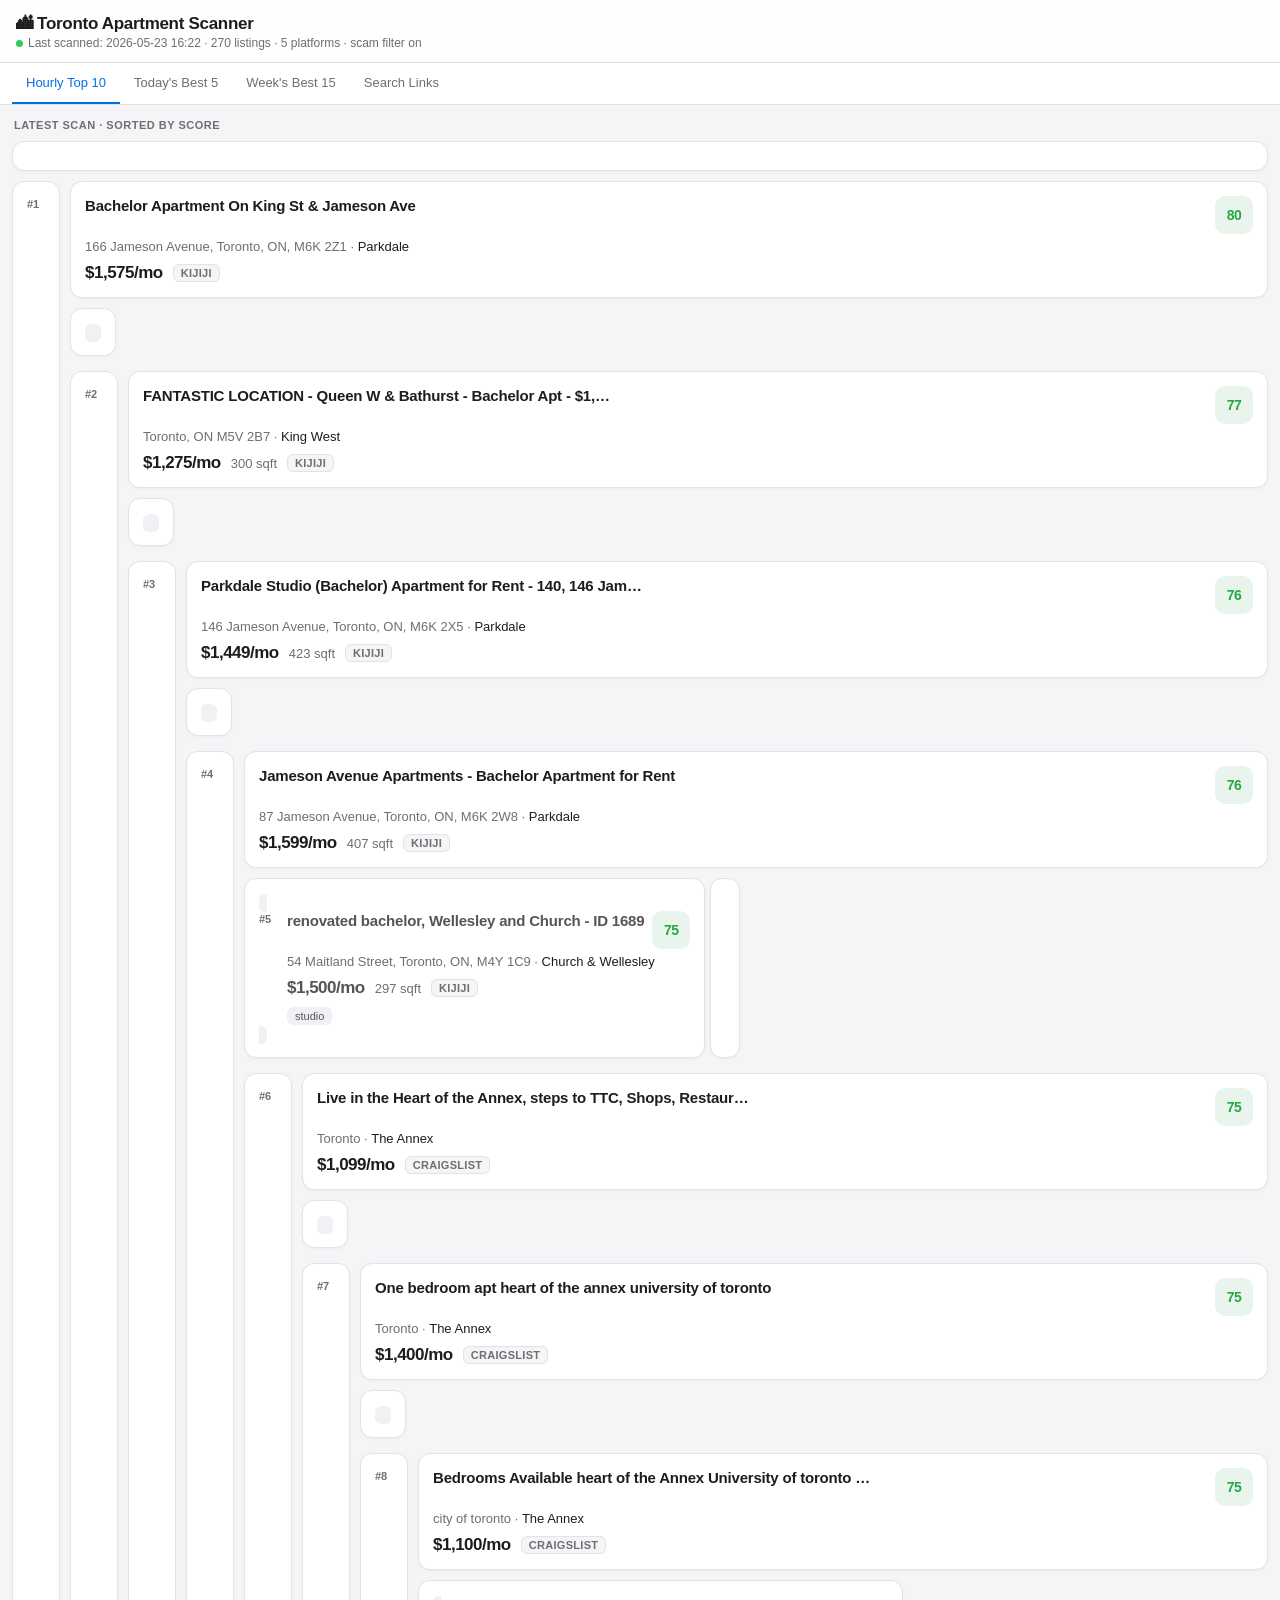
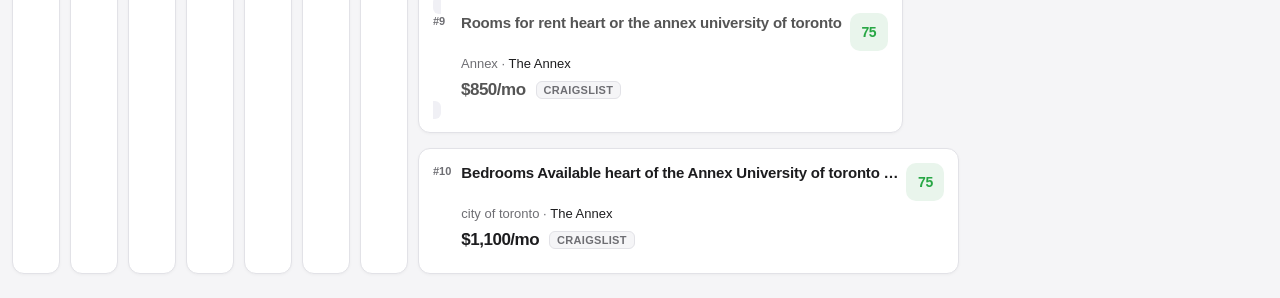
<file: apt-629e1b6b12ad5790/index.html>
<!DOCTYPE html>
<html lang="en">
<head>
<meta charset="UTF-8">
<meta name="viewport" content="width=device-width, initial-scale=1.0">
<meta name="robots" content="noindex, nofollow">
<title>Toronto Apartment Scanner</title>
<style>
  *{box-sizing:border-box;margin:0;padding:0}
  :root{--bg:#f5f5f7;--card:#fff;--border:#e2e2e7;--text:#1d1d1f;--sub:#6e6e73;--green:#28a745;--green-bg:#e9f5ec;--yellow:#d4820a;--yellow-bg:#fef3cd;--tag-bg:#e8f0fe;--tag:#1a56c4;--accent:#0071e3;--radius:12px}
  body{font-family:-apple-system,BlinkMacSystemFont,'SF Pro Text','Segoe UI',sans-serif;background:var(--bg);color:var(--text);min-height:100vh}
  header{background:rgba(255,255,255,0.85);backdrop-filter:saturate(180%) blur(20px);-webkit-backdrop-filter:saturate(180%) blur(20px);border-bottom:1px solid var(--border);padding:14px 16px 12px;position:sticky;top:0;z-index:100}
  header h1{font-size:17px;font-weight:600;letter-spacing:-0.3px}
  header p{font-size:12px;color:var(--sub);margin-top:2px}
  .pulse{display:inline-block;width:7px;height:7px;background:#34c759;border-radius:50%;margin-right:5px;animation:pulse 2s infinite}
  @keyframes pulse{0%,100%{opacity:1}50%{opacity:0.4}}
  nav{display:flex;overflow-x:auto;scrollbar-width:none;padding:0 12px;background:var(--card);border-bottom:1px solid var(--border)}
  nav::-webkit-scrollbar{display:none}
  nav button{flex-shrink:0;background:none;border:none;padding:12px 14px;font-size:13px;font-weight:500;color:var(--sub);cursor:pointer;border-bottom:2px solid transparent;white-space:nowrap;font-family:inherit;transition:color 0.15s}
  nav button.active{color:var(--accent);border-bottom-color:var(--accent)}
  .tab-content{display:none;padding:14px 12px}
  .tab-content.active{display:block}
  .section-label{font-size:11px;font-weight:600;text-transform:uppercase;letter-spacing:0.5px;color:var(--sub);margin-bottom:10px;padding-left:2px}
  a.card{display:block;background:var(--card);border-radius:var(--radius);padding:14px;margin-bottom:10px;border:1px solid var(--border);box-shadow:0 1px 3px rgba(0,0,0,0.04);text-decoration:none;color:inherit;-webkit-tap-highlight-color:transparent;transition:background 0.1s}
  a.card:active{background:#f0f0f5}
  .card-header{display:flex;align-items:flex-start;justify-content:space-between;gap:8px}
  .card-title{font-size:15px;font-weight:600;letter-spacing:-0.2px;line-height:1.3;flex:1}
  .score-badge{flex-shrink:0;width:38px;height:38px;border-radius:10px;display:flex;align-items:center;justify-content:center;font-size:14px;font-weight:700;letter-spacing:-0.5px}
  .score-green{background:var(--green-bg);color:var(--green)}
  .score-yellow{background:var(--yellow-bg);color:var(--yellow)}
  .card-addr{font-size:13px;color:var(--sub);margin-top:5px;white-space:nowrap;overflow:hidden;text-overflow:ellipsis}
  .card-addr strong{color:var(--text);font-weight:500}
  .card-meta{display:flex;align-items:center;gap:10px;margin-top:9px;flex-wrap:wrap}
  .price{font-size:17px;font-weight:700;letter-spacing:-0.5px}
  .sqft{font-size:13px;color:var(--sub)}
  .source-badge{font-size:11px;font-weight:600;padding:2px 7px;background:var(--bg);border:1px solid var(--border);border-radius:6px;color:var(--sub);text-transform:uppercase;letter-spacing:0.3px}
  .tags{display:flex;flex-wrap:wrap;gap:5px;margin-top:9px}
  .tag{font-size:11px;font-weight:500;padding:3px 8px;border-radius:6px;background:#f0f0f5;color:#555}
  .tag.match{background:var(--tag-bg);color:var(--tag)}
  .rank-num{font-size:11px;font-weight:700;color:var(--sub);min-width:18px;padding-top:2px;flex-shrink:0}
  .card-row{display:flex;gap:10px}
  .card-inner{flex:1;min-width:0}
  .links-grid{display:grid;grid-template-columns:1fr 1fr;gap:8px}
  a.link-card{background:var(--card);border:1px solid var(--border);border-radius:var(--radius);padding:14px 12px;text-decoration:none;color:var(--text);display:flex;align-items:center;gap:8px;box-shadow:0 1px 3px rgba(0,0,0,0.04);transition:background 0.12s;-webkit-tap-highlight-color:transparent}
  a.link-card:active{background:#f0f0f5}
  .link-icon{font-size:20px;flex-shrink:0}
  .link-name{font-size:13px;font-weight:600;line-height:1.2}
  .link-desc{font-size:11px;color:var(--sub);margin-top:1px}
  .link-arrow{margin-left:auto;color:var(--sub);font-size:14px;flex-shrink:0}
  .search-note{font-size:12px;color:var(--sub);background:var(--card);border:1px solid var(--border);border-radius:var(--radius);padding:10px 12px;margin-bottom:12px;line-height:1.5}
  .search-note strong{color:var(--text)}
</style>
</head>
<body>
<header>
  <h1>&#x1F3D9; Toronto Apartment Scanner</h1>
  <p><span class="pulse"></span>Last scanned: 2026-05-23 16:22 · 270 listings · 5 platforms · scam filter on</p>
</header>
<nav>
  <button class="active" onclick="showTab('hourly',this)">Hourly Top 10</button>
  <button onclick="showTab('today',this)">Today's Best 5</button>
  <button onclick="showTab('week',this)">Week's Best 15</button>
  <button onclick="showTab('links',this)">Search Links</button>
</nav>
<div class="tab-content active" id="tab-hourly">
  <p class="section-label">Latest scan &middot; sorted by score</p>
  <div id="list-hourly"></div>
</div>
<div class="tab-content" id="tab-today">
  <p class="section-label">Top 5 &middot; today's highest scores</p>
  <div id="list-today"></div>
</div>
<div class="tab-content" id="tab-week">
  <p class="section-label">Top 15 &middot; past 7 days</p>
  <div id="list-week"></div>
</div>
<div class="tab-content" id="tab-links">
  <p class="search-note"><strong>Pre-filtered links</strong> &mdash; same 5 sources the scanner monitors, plus extras. Tap to search directly.</p>
  <div class="links-grid">
    <a class="link-card" href="https://www.kijiji.ca/b-apartments-condos/city-of-toronto/1+bedroom/c37l1700273?price=__1900&bedrooms=1&ad=offering&sort=dateDesc" target="_blank" rel="noopener"><span class="link-icon">🏠</span><div><div class="link-name">Kijiji</div><div class="link-desc">1BR · under $1,900</div></div><span class="link-arrow">›</span></a>
    <a class="link-card" href="https://rentals.ca/toronto?rentrange=0-1900&beds=1&type=apartment" target="_blank" rel="noopener"><span class="link-icon">🏢</span><div><div class="link-name">Rentals.ca</div><div class="link-desc">1BR · under $1,900</div></div><span class="link-arrow">›</span></a>
    <a class="link-card" href="https://toronto.craigslist.org/search/apa?min_price=800&max_price=1900&min_bedrooms=1&max_bedrooms=1" target="_blank" rel="noopener"><span class="link-icon">📋</span><div><div class="link-name">Craigslist</div><div class="link-desc">1BR · under $1,900</div></div><span class="link-arrow">›</span></a>
    <a class="link-card" href="https://www.zumper.com/apartments-for-rent/toronto-on/1-beds?price-max=1900" target="_blank" rel="noopener"><span class="link-icon">🔍</span><div><div class="link-name">Zumper</div><div class="link-desc">1BR · under $1,900</div></div><span class="link-arrow">›</span></a>
    <a class="link-card" href="https://www.padmapper.com/apartments/toronto-on?box=-79.46,43.64,-79.4,43.675&min-bedrooms=1&max-bedrooms=1&max-price=1900" target="_blank" rel="noopener"><span class="link-icon">🗺</span><div><div class="link-name">PadMapper</div><div class="link-desc">1BR · under $1,900</div></div><span class="link-arrow">›</span></a>
    <a class="link-card" href="https://www.facebook.com/marketplace/toronto/propertyrentals?minPrice=800&maxPrice=1900&minBedrooms=1&maxBedrooms=1" target="_blank" rel="noopener"><span class="link-icon">📘</span><div><div class="link-name">Facebook Marketplace</div><div class="link-desc">1BR · under $1,900</div></div><span class="link-arrow">›</span></a>
    <a class="link-card" href="https://www.realtor.ca/map#ZoomLevel=14&LatitudeMax=43.675&LatitudeMin=43.64&LongitudeMax=-79.4&LongitudeMin=-79.46&Sort=6-D&PropertyTypeGroupID=1&TransactionTypeId=3&BedRange=1-1&PriceMax=1900" target="_blank" rel="noopener"><span class="link-icon">🔑</span><div><div class="link-name">Realtor.ca</div><div class="link-desc">1BR · under $1,900</div></div><span class="link-arrow">›</span></a>
    <a class="link-card" href="https://liv.rent/rental-listings/toronto?beds=1&max_price=1900&property_type=apartment" target="_blank" rel="noopener"><span class="link-icon">🌿</span><div><div class="link-name">liv.rent</div><div class="link-desc">1BR · under $1,900</div></div><span class="link-arrow">›</span></a>
    <a class="link-card" href="https://www.viewit.ca/toronto-apartments-for-rent/?bedroom=1&price_max=1900" target="_blank" rel="noopener"><span class="link-icon">👁</span><div><div class="link-name">ViewIt.ca</div><div class="link-desc">1BR · under $1,900</div></div><span class="link-arrow">›</span></a>
    <a class="link-card" href="https://condos.ca/toronto/rentals?beds=1-1&rent_max=1900&type=apartment" target="_blank" rel="noopener"><span class="link-icon">🏙</span><div><div class="link-name">Condos.ca</div><div class="link-desc">1BR · under $1,900</div></div><span class="link-arrow">›</span></a>
    <a class="link-card" href="https://housesigma.com/bkv2/web/rent/listing?municipality=10343&bedrooms=1&price_max=1900" target="_blank" rel="noopener"><span class="link-icon">📊</span><div><div class="link-name">HouseSigma</div><div class="link-desc">1BR · under $1,900</div></div><span class="link-arrow">›</span></a>
    <a class="link-card" href="https://torontorentals.com/toronto?beds=1&type=apartment&p_max=1900" target="_blank" rel="noopener"><span class="link-icon">🏡</span><div><div class="link-name">TorontoRentals</div><div class="link-desc">1BR · under $1,900</div></div><span class="link-arrow">›</span></a>
    <a class="link-card" href="https://www.blogto.com/classifieds/toronto-apartments-for-rent/" target="_blank" rel="noopener"><span class="link-icon">📰</span><div><div class="link-name">BlogTO</div><div class="link-desc">1BR · under $1,900</div></div><span class="link-arrow">›</span></a>
  </div>
</div>
<script>
const MATCH=new Set(["above shop", "back unit", "balcony", "bright", "central", "character", "hardwood", "heritage", "low-rise", "main floor", "newly renovated", "outdoor space", "quiet", "renovated", "spacious", "studio", "top floor", "utils incl", "walk-up"]);
const hourlyListings = [
  {title:"Bachelor Apartment On King St & Jameson Ave",address:"166 Jameson Avenue, Toronto, ON, M6K 2Z1",hood:"Parkdale",price:"$1,575",sqft:"",score:80,source:"Kijiji",url:"https://www.kijiji.ca/v-apartments-condos/city-of-toronto/bachelor-apartment-on-king-st-jameson-ave/1736470244",tags:["studio"]},
  {title:"FANTASTIC LOCATION - Queen W & Bathurst - Bachelor Apt - $1,\u2026",address:"Toronto, ON M5V 2B7",hood:"King West",price:"$1,275",sqft:"300 sqft",score:77,source:"Kijiji",url:"https://www.kijiji.ca/v-apartments-condos/city-of-toronto/fantastic-location-queen-w-bathurst-bachelor-apt-1-275/1738042336",tags:["studio"]},
  {title:"Parkdale Studio (Bachelor) Apartment for Rent - 140, 146 Jam\u2026",address:"146 Jameson Avenue, Toronto, ON, M6K 2X5",hood:"Parkdale",price:"$1,449",sqft:"423 sqft",score:76,source:"Kijiji",url:"https://www.kijiji.ca/v-apartments-condos/city-of-toronto/parkdale-studio-bachelor-apartment-for-rent-140-146-jameson/1729722586",tags:["studio"]},
  {title:"Jameson Avenue Apartments - Bachelor Apartment for Rent",address:"87 Jameson Avenue, Toronto, ON, M6K 2W8",hood:"Parkdale",price:"$1,599",sqft:"407 sqft",score:76,source:"Kijiji",url:"https://www.kijiji.ca/v-apartments-condos/city-of-toronto/jameson-avenue-apartments-bachelor-apartment-for-rent/1721729294",tags:["studio"]},
  {title:"renovated bachelor, Wellesley and Church - ID 1689",address:"54 Maitland Street, Toronto, ON, M4Y 1C9",hood:"Church & Wellesley",price:"$1,500",sqft:"297 sqft",score:75,source:"Kijiji",url:"https://www.kijiji.ca/v-apartments-condos/city-of-toronto/renovated-bachelor-wellesley-and-church-id-1689/1731852914",tags:["renovated", "studio"]},
  {title:"Live in the Heart of the Annex, steps to TTC, Shops, Restaur\u2026",address:"Toronto",hood:"The Annex",price:"$1,099",sqft:"",score:75,source:"Craigslist",url:"https://toronto.craigslist.org/tor/apa/d/central-toronto-live-in-the-heart-of/7932094841.html",tags:["central"]},
  {title:"One bedroom apt heart of the annex university of toronto",address:"Toronto",hood:"The Annex",price:"$1,400",sqft:"",score:75,source:"Craigslist",url:"https://toronto.craigslist.org/tor/apa/d/downtown-toronto-one-bedroom-apt-heart/7933725672.html",tags:["central"]},
  {title:"Bedrooms Available heart of the Annex University of toronto \u2026",address:"city of toronto",hood:"The Annex",price:"$1,100",sqft:"",score:75,source:"Craigslist",url:"https://toronto.craigslist.org/tor/apa/d/downtown-toronto-bedrooms-available/7933725572.html",tags:["central"]},
  {title:"Rooms for rent heart or the annex university of toronto",address:"Annex",hood:"The Annex",price:"$850",sqft:"",score:75,source:"Craigslist",url:"https://toronto.craigslist.org/tor/apa/d/central-toronto-rooms-for-rent-heart-or/7926989005.html",tags:[]},
  {title:"Bedrooms Available heart of the Annex University of toronto \u2026",address:"city of toronto",hood:"The Annex",price:"$1,100",sqft:"",score:75,source:"Craigslist",url:"https://toronto.craigslist.org/tor/apa/d/downtown-toronto-bedrooms-available/7926989130.html",tags:["central"]}
];
const todayListings = [
  {title:"Bachelor Apartment On King St & Jameson Ave",address:"166 Jameson Avenue, Toronto, ON, M6K 2Z1",hood:"Parkdale",price:"$1,575",sqft:"",score:80,source:"Kijiji",url:"https://www.kijiji.ca/v-apartments-condos/city-of-toronto/bachelor-apartment-on-king-st-jameson-ave/1736470244",tags:["studio"]},
  {title:"FANTASTIC LOCATION - Queen W & Bathurst - Bachelor Apt - $1,\u2026",address:"Toronto, ON M5V 2B7",hood:"King West",price:"$1,275",sqft:"300 sqft",score:77,source:"Kijiji",url:"https://www.kijiji.ca/v-apartments-condos/city-of-toronto/fantastic-location-queen-w-bathurst-bachelor-apt-1-275/1738042336",tags:["studio"]},
  {title:"Parkdale Studio (Bachelor) Apartment for Rent - 140, 146 Jam\u2026",address:"146 Jameson Avenue, Toronto, ON, M6K 2X5",hood:"Parkdale",price:"$1,449",sqft:"423 sqft",score:76,source:"Kijiji",url:"https://www.kijiji.ca/v-apartments-condos/city-of-toronto/parkdale-studio-bachelor-apartment-for-rent-140-146-jameson/1729722586",tags:["studio"]},
  {title:"Jameson Avenue Apartments - Bachelor Apartment for Rent",address:"87 Jameson Avenue, Toronto, ON, M6K 2W8",hood:"Parkdale",price:"$1,599",sqft:"407 sqft",score:76,source:"Kijiji",url:"https://www.kijiji.ca/v-apartments-condos/city-of-toronto/jameson-avenue-apartments-bachelor-apartment-for-rent/1721729294",tags:["studio"]},
  {title:"renovated bachelor, Wellesley and Church - ID 1689",address:"54 Maitland Street, Toronto, ON, M4Y 1C9",hood:"Church & Wellesley",price:"$1,500",sqft:"297 sqft",score:75,source:"Kijiji",url:"https://www.kijiji.ca/v-apartments-condos/city-of-toronto/renovated-bachelor-wellesley-and-church-id-1689/1731852914",tags:["renovated", "studio"]}
];
const weeklyListings = [
  {title:"Bachelor Apartment On King St & Jameson Ave",address:"166 Jameson Avenue, Toronto, ON, M6K 2Z1",hood:"Parkdale",price:"$1,575",sqft:"",score:80,source:"Kijiji",url:"https://www.kijiji.ca/v-apartments-condos/city-of-toronto/bachelor-apartment-on-king-st-jameson-ave/1736470244",tags:["studio"]},
  {title:"FANTASTIC LOCATION - Queen W & Bathurst - Bachelor Apt - $1,\u2026",address:"Toronto, ON M5V 2B7",hood:"King West",price:"$1,275",sqft:"300 sqft",score:77,source:"Kijiji",url:"https://www.kijiji.ca/v-apartments-condos/city-of-toronto/fantastic-location-queen-w-bathurst-bachelor-apt-1-275/1738042336",tags:["studio"]},
  {title:"Parkdale Studio (Bachelor) Apartment for Rent - 140, 146 Jam\u2026",address:"146 Jameson Avenue, Toronto, ON, M6K 2X5",hood:"Parkdale",price:"$1,449",sqft:"423 sqft",score:76,source:"Kijiji",url:"https://www.kijiji.ca/v-apartments-condos/city-of-toronto/parkdale-studio-bachelor-apartment-for-rent-140-146-jameson/1729722586",tags:["studio"]},
  {title:"Jameson Avenue Apartments - Bachelor Apartment for Rent",address:"87 Jameson Avenue, Toronto, ON, M6K 2W8",hood:"Parkdale",price:"$1,599",sqft:"407 sqft",score:76,source:"Kijiji",url:"https://www.kijiji.ca/v-apartments-condos/city-of-toronto/jameson-avenue-apartments-bachelor-apartment-for-rent/1721729294",tags:["studio"]},
  {title:"renovated bachelor, Wellesley and Church - ID 1689",address:"54 Maitland Street, Toronto, ON, M4Y 1C9",hood:"Church & Wellesley",price:"$1,500",sqft:"297 sqft",score:75,source:"Kijiji",url:"https://www.kijiji.ca/v-apartments-condos/city-of-toronto/renovated-bachelor-wellesley-and-church-id-1689/1731852914",tags:["renovated", "studio"]},
  {title:"Live in the Heart of the Annex, steps to TTC, Shops, Restaur\u2026",address:"Toronto",hood:"The Annex",price:"$1,099",sqft:"",score:75,source:"Craigslist",url:"https://toronto.craigslist.org/tor/apa/d/central-toronto-live-in-the-heart-of/7932094841.html",tags:["central"]},
  {title:"One bedroom apt heart of the annex university of toronto",address:"Toronto",hood:"The Annex",price:"$1,400",sqft:"",score:75,source:"Craigslist",url:"https://toronto.craigslist.org/tor/apa/d/downtown-toronto-one-bedroom-apt-heart/7933725672.html",tags:["central"]},
  {title:"Bedrooms Available heart of the Annex University of toronto \u2026",address:"city of toronto",hood:"The Annex",price:"$1,100",sqft:"",score:75,source:"Craigslist",url:"https://toronto.craigslist.org/tor/apa/d/downtown-toronto-bedrooms-available/7933725572.html",tags:["central"]},
  {title:"Rooms for rent heart or the annex university of toronto",address:"Annex",hood:"The Annex",price:"$850",sqft:"",score:75,source:"Craigslist",url:"https://toronto.craigslist.org/tor/apa/d/central-toronto-rooms-for-rent-heart-or/7926989005.html",tags:[]},
  {title:"Bedrooms Available heart of the Annex University of toronto \u2026",address:"city of toronto",hood:"The Annex",price:"$1,100",sqft:"",score:75,source:"Craigslist",url:"https://toronto.craigslist.org/tor/apa/d/downtown-toronto-bedrooms-available/7926989130.html",tags:["central"]},
  {title:"One bedroom apt heart of the annex university of toronto",address:"Toronto",hood:"The Annex",price:"$1,400",sqft:"",score:75,source:"Craigslist",url:"https://toronto.craigslist.org/tor/apa/d/downtown-toronto-one-bedroom-apt-heart/7926989154.html",tags:["central"]},
  {title:"Competitive price! 1 min Bloor-Ossington subway! Immediately!",address:"Toronto",hood:"Ossington",price:"$1,080",sqft:"",score:75,source:"Craigslist",url:"https://toronto.craigslist.org/tor/apa/d/west-toronto-competitive-price-min/7926572327.html",tags:[]},
  {title:"Sherbourne Complex - Bachelor Apartment for Rent",address:"545 Sherbourne Street, Toronto, ON, M4X 1K8",hood:"Cabbagetown",price:"$1,590",sqft:"",score:73,source:"Kijiji",url:"https://www.kijiji.ca/v-apartments-condos/city-of-toronto/sherbourne-complex-bachelor-apartment-for-rent/1725549586",tags:["studio"]},
  {title:"Parkdale Bachelor Apartment for Rent - 90 Jameson Avenue",address:"90 Jameson Avenue, Toronto, ON, M6K 2X6",hood:"Parkdale",price:"$1,649",sqft:"407 sqft",score:72,source:"Kijiji",url:"https://www.kijiji.ca/v-apartments-condos/city-of-toronto/parkdale-bachelor-apartment-for-rent-90-jameson-avenue/1729722559",tags:["studio"]},
  {title:"Renovated bachelor, Church and Wellesley - ID 1272",address:"54 Maitland Street, Toronto, ON, M4Y 1C9",hood:"Church & Wellesley",price:"$1,675",sqft:"297 sqft",score:71,source:"Kijiji",url:"https://www.kijiji.ca/v-apartments-condos/city-of-toronto/renovated-bachelor-church-and-wellesley-id-1272/1737553572",tags:["renovated", "studio"]}
];
function renderCard(l,rank){
  const sc=l.score>=75?'score-green':'score-yellow';
  const sqH=l.sqft?'<span class="sqft">'+l.sqft+'</span>':'';
  const taH=l.tags.length?'<div class="tags">'+l.tags.map(t=>'<span class="tag'+(MATCH.has(t)?' match':'')+'>'+t+'</span>').join('')+'</div>':'';
  return '<a class="card" href="'+l.url+'" target="_blank" rel="noopener"><div class="card-row"><div class="rank-num">#'+rank+'</div><div class="card-inner"><div class="card-header"><div class="card-title">'+l.title+'</div><div class="score-badge '+sc+'">'+l.score+'</div></div><div class="card-addr">'+l.address+' &middot; <strong>'+l.hood+'</strong></div><div class="card-meta"><span class="price">'+l.price+'/mo</span>'+sqH+'<span class="source-badge">'+l.source+'</span></div>'+taH+'</div></div></a>';
}
function renderList(id,arr){document.getElementById(id).innerHTML=arr.map((l,i)=>renderCard(l,i+1)).join('');}
renderList('list-hourly',hourlyListings);
renderList('list-today',todayListings);
renderList('list-week',weeklyListings);
function showTab(name,btn){
  document.querySelectorAll('.tab-content').forEach(e=>e.classList.remove('active'));
  document.querySelectorAll('nav button').forEach(e=>e.classList.remove('active'));
  document.getElementById('tab-'+name).classList.add('active');
  btn.classList.add('active');
}
</script>
</body>
</html>
</file>
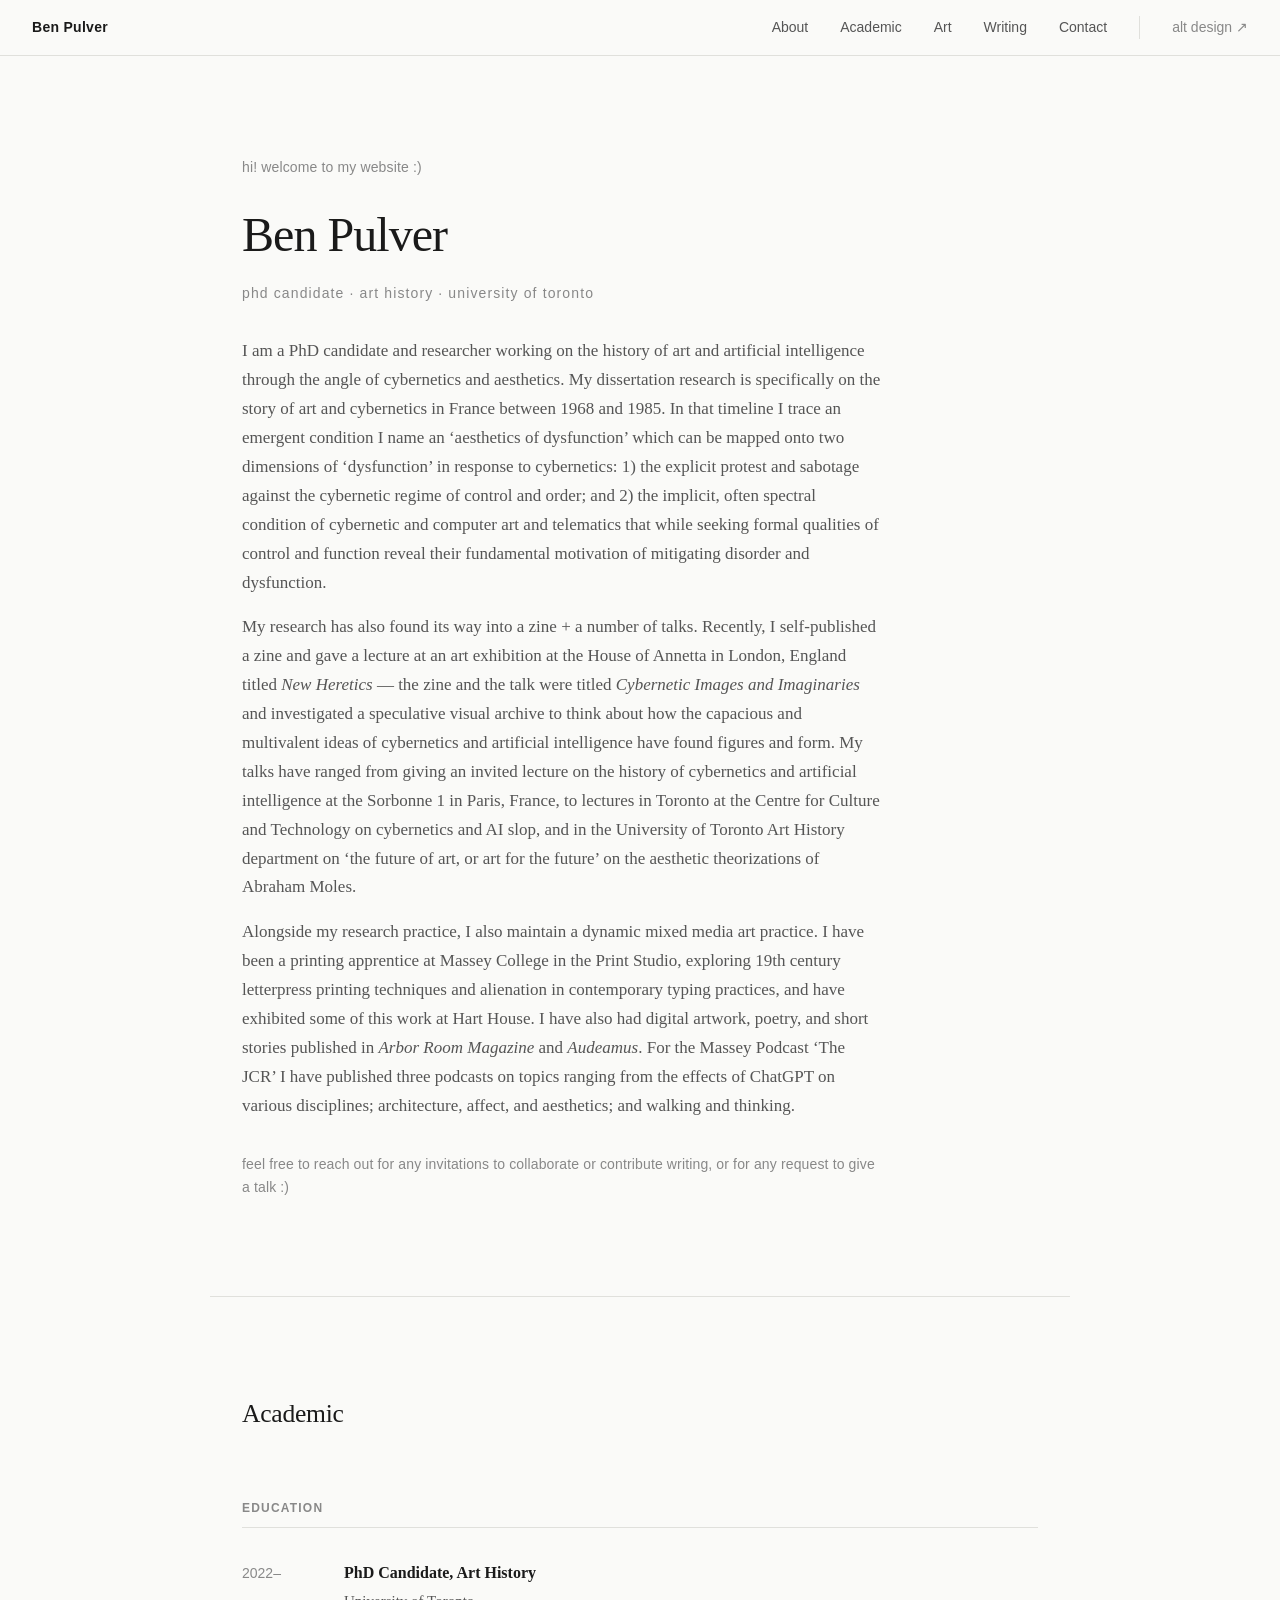
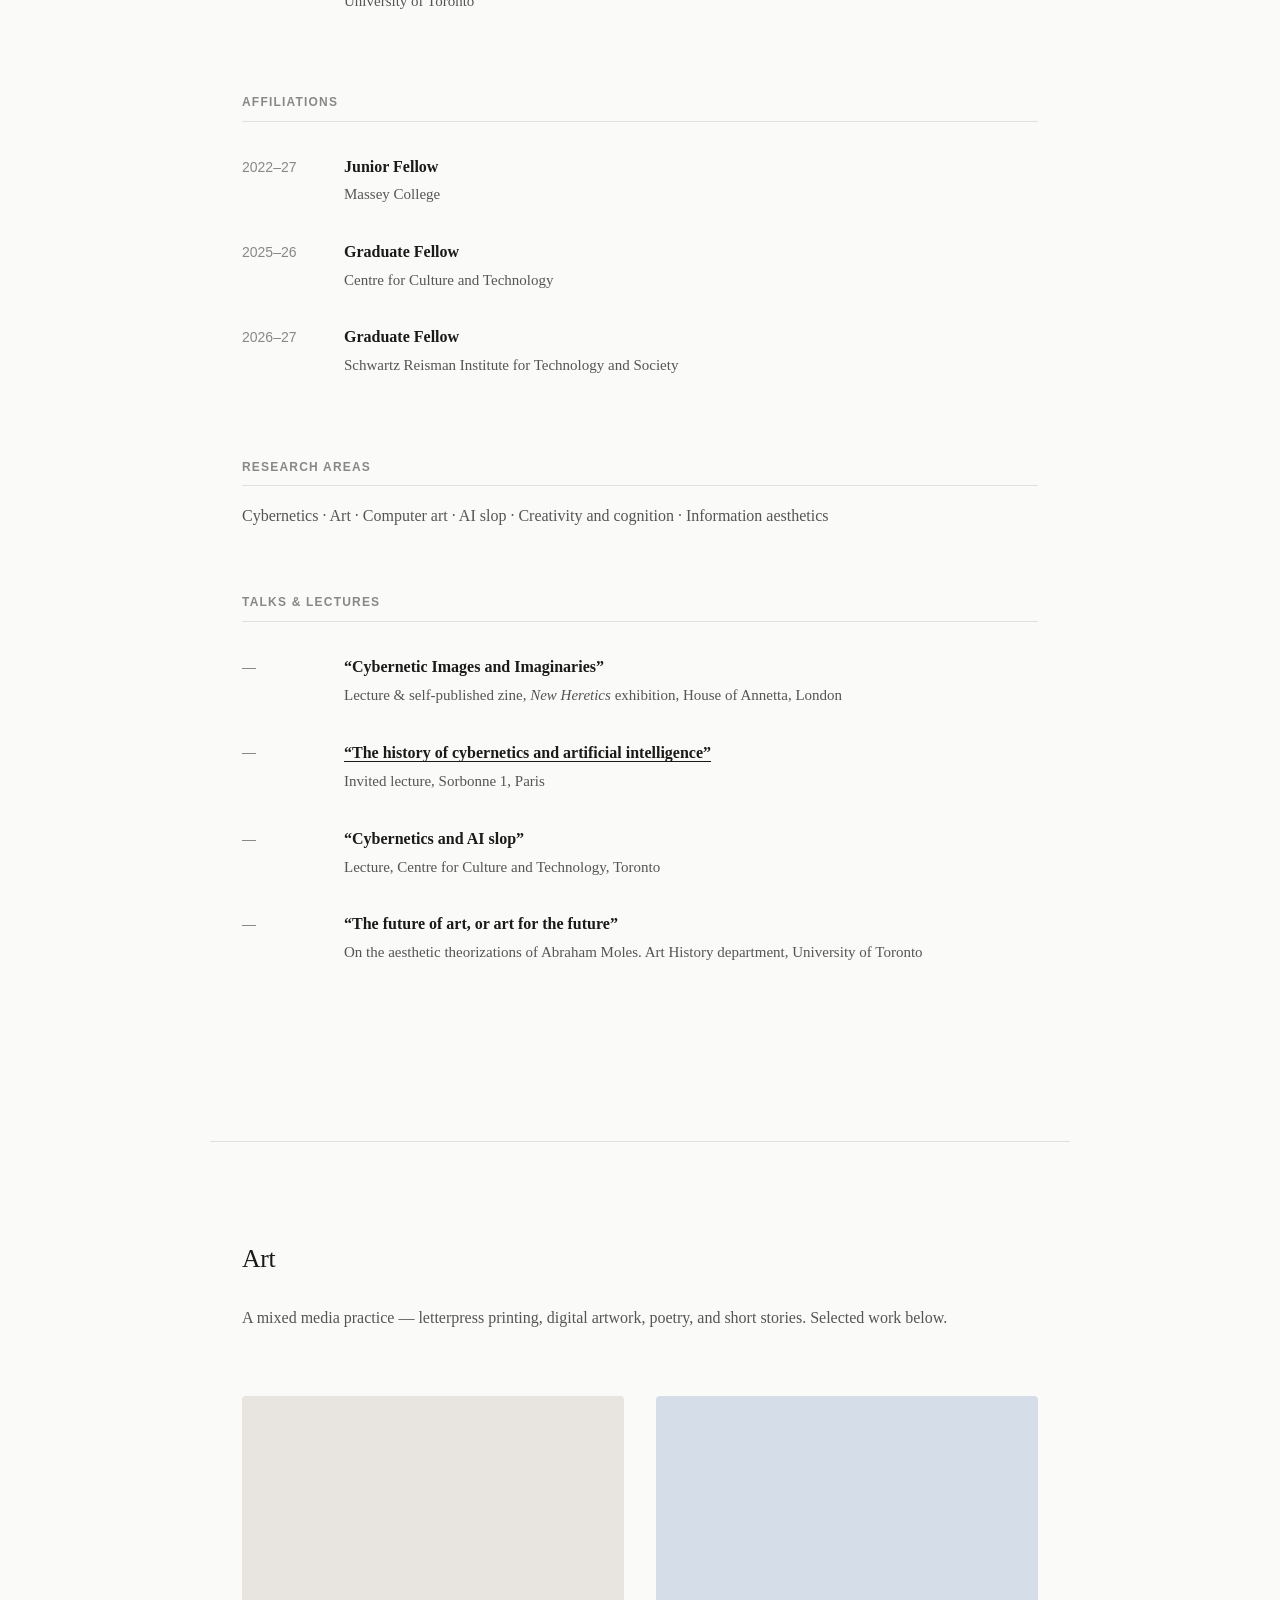
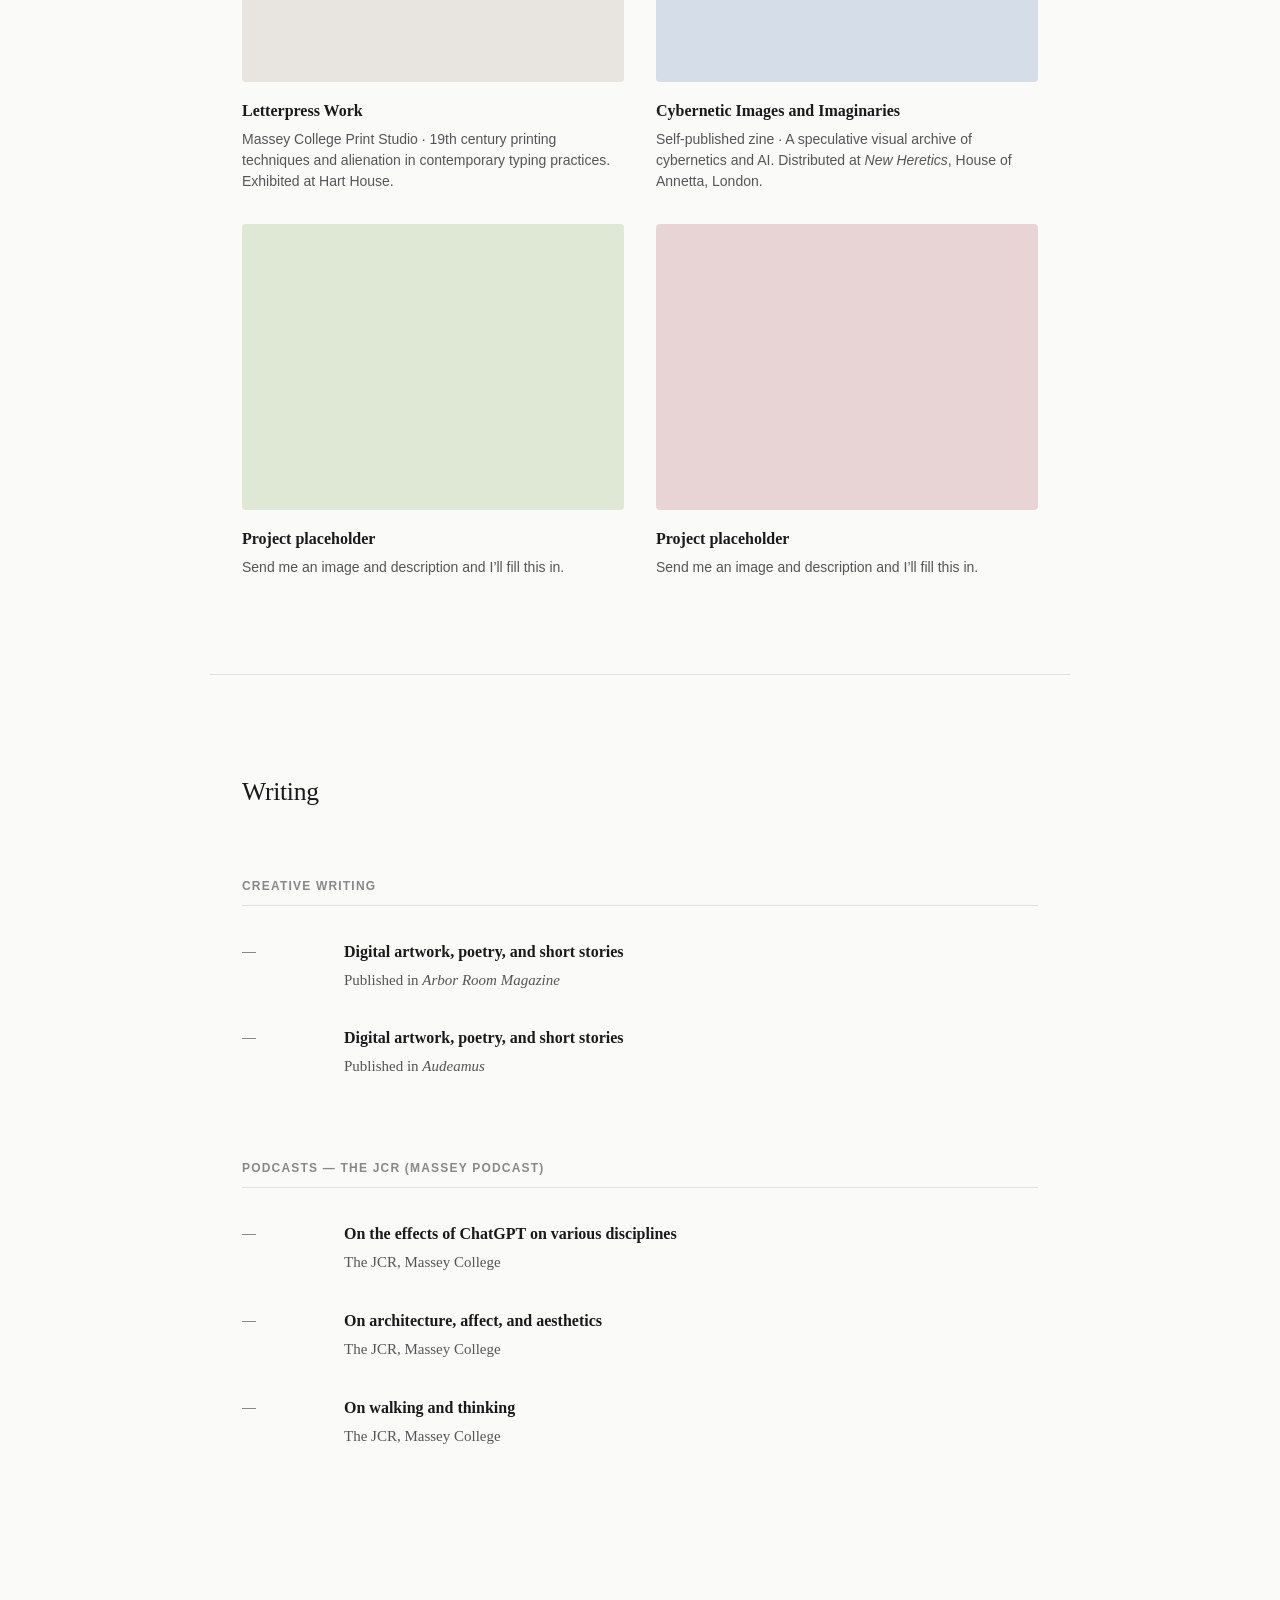
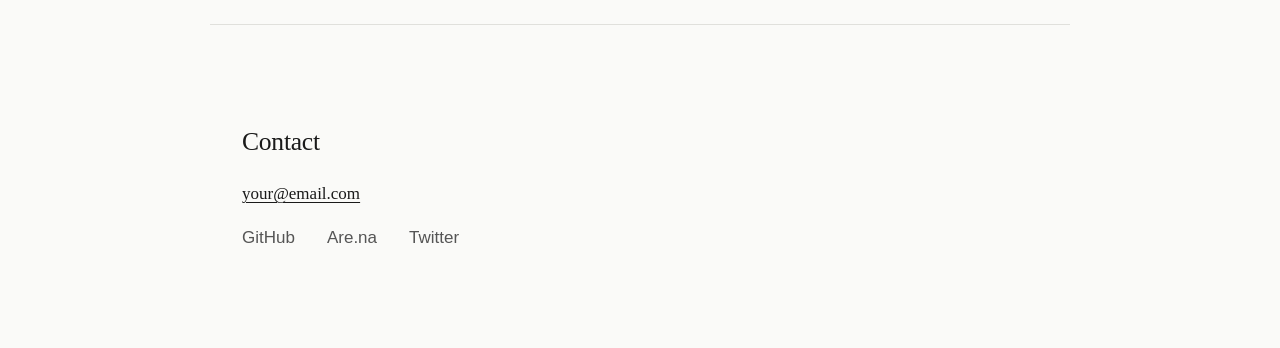
<file: classic.html>
<!DOCTYPE html>
<html lang="en">
<head>
    <meta charset="UTF-8">
    <meta name="viewport" content="width=device-width, initial-scale=1.0">
    <title>Ben Pulver — Academic & Creative Work</title>
    <link rel="stylesheet" href="style.css">
</head>
<body>
    <nav>
        <a href="#" class="nav-name">Ben Pulver</a>
        <div class="nav-links">
            <a href="#about">About</a>
            <a href="#academic">Academic</a>
            <a href="#art">Art</a>
            <a href="#writing">Writing</a>
            <a href="#contact">Contact</a>
            <a href="index.html" class="design-switch">alt design ↗</a>
        </div>
    </nav>

    <header id="about">
        <p class="welcome">hi! welcome to my website :)</p>
        <h1>Ben Pulver</h1>
        <p class="subtitle">PhD Candidate · Art History · University of Toronto</p>

        <div class="bio">
            <p>
                I am a PhD candidate and researcher working on the history of art and artificial intelligence through the angle of cybernetics and aesthetics. My dissertation research is specifically on the story of art and cybernetics in France between 1968 and 1985. In that timeline I trace an emergent condition I name an &lsquo;aesthetics of dysfunction&rsquo; which can be mapped onto two dimensions of &lsquo;dysfunction&rsquo; in response to cybernetics: 1) the explicit protest and sabotage against the cybernetic regime of control and order; and 2) the implicit, often spectral condition of cybernetic and computer art and telematics that while seeking formal qualities of control and function reveal their fundamental motivation of mitigating disorder and dysfunction.
            </p>

            <p>
                My research has also found its way into a zine + a number of talks. Recently, I self-published a zine and gave a lecture at an art exhibition at the House of Annetta in London, England titled <em>New Heretics</em> &mdash; the zine and the talk were titled <em>Cybernetic Images and Imaginaries</em> and investigated a speculative visual archive to think about how the capacious and multivalent ideas of cybernetics and artificial intelligence have found figures and form. My talks have ranged from giving an invited lecture on the history of cybernetics and artificial intelligence at the Sorbonne 1 in Paris, France, to lectures in Toronto at the Centre for Culture and Technology on cybernetics and AI slop, and in the University of Toronto Art History department on &lsquo;the future of art, or art for the future&rsquo; on the aesthetic theorizations of Abraham Moles.
            </p>

            <p>
                Alongside my research practice, I also maintain a dynamic mixed media art practice. I have been a printing apprentice at Massey College in the Print Studio, exploring 19th century letterpress printing techniques and alienation in contemporary typing practices, and have exhibited some of this work at Hart House. I have also had digital artwork, poetry, and short stories published in <em>Arbor Room Magazine</em> and <em>Audeamus</em>. For the Massey Podcast &lsquo;The JCR&rsquo; I have published three podcasts on topics ranging from the effects of ChatGPT on various disciplines; architecture, affect, and aesthetics; and walking and thinking.
            </p>

            <p class="callout">
                feel free to reach out for any invitations to collaborate or contribute writing, or for any request to give a talk :)
            </p>
        </div>
    </header>

    <section id="academic">
        <h2>Academic</h2>

        <div class="subsection">
            <h3>Education</h3>
            <div class="cv-entry">
                <span class="cv-year">2022&ndash;</span>
                <div class="cv-detail">
                    <strong>PhD Candidate, Art History</strong>
                    <span>University of Toronto</span>
                </div>
            </div>
        </div>

        <div class="subsection">
            <h3>Affiliations</h3>
            <div class="cv-entry">
                <span class="cv-year">2022&ndash;27</span>
                <div class="cv-detail">
                    <strong>Junior Fellow</strong>
                    <span>Massey College</span>
                </div>
            </div>
            <div class="cv-entry">
                <span class="cv-year">2025&ndash;26</span>
                <div class="cv-detail">
                    <strong>Graduate Fellow</strong>
                    <span>Centre for Culture and Technology</span>
                </div>
            </div>
            <div class="cv-entry">
                <span class="cv-year">2026&ndash;27</span>
                <div class="cv-detail">
                    <strong>Graduate Fellow</strong>
                    <span>Schwartz Reisman Institute for Technology and Society</span>
                </div>
            </div>
        </div>

        <div class="subsection">
            <h3>Research Areas</h3>
            <p class="areas">
                Cybernetics &middot; Art &middot; Computer art &middot; AI slop &middot; Creativity and cognition &middot; Information aesthetics
            </p>
        </div>

        <div class="subsection">
            <h3>Talks &amp; Lectures</h3>
            <div class="cv-entry">
                <span class="cv-year">&mdash;</span>
                <div class="cv-detail">
                    <strong>&ldquo;Cybernetic Images and Imaginaries&rdquo;</strong>
                    <span>Lecture &amp; self-published zine, <em>New Heretics</em> exhibition, House of Annetta, London</span>
                </div>
            </div>
            <div class="cv-entry">
                <span class="cv-year">&mdash;</span>
                <div class="cv-detail">
                    <a href="https://journal.dampress.org/en/words/cycle-de-conferences-rencontres-avec-des-chercheurs-5/art-et-cybernetique-de-l-information-et-du-calcul-comme-medium" target="_blank" rel="noopener"><strong>&ldquo;The history of cybernetics and artificial intelligence&rdquo;</strong></a>
                    <span>Invited lecture, Sorbonne 1, Paris</span>
                </div>
            </div>
            <div class="cv-entry">
                <span class="cv-year">&mdash;</span>
                <div class="cv-detail">
                    <strong>&ldquo;Cybernetics and AI slop&rdquo;</strong>
                    <span>Lecture, Centre for Culture and Technology, Toronto</span>
                </div>
            </div>
            <div class="cv-entry">
                <span class="cv-year">&mdash;</span>
                <div class="cv-detail">
                    <strong>&ldquo;The future of art, or art for the future&rdquo;</strong>
                    <span>On the aesthetic theorizations of Abraham Moles. Art History department, University of Toronto</span>
                </div>
            </div>
        </div>
    </section>

    <section id="art">
        <h2>Art</h2>
        <p class="section-intro">A mixed media practice &mdash; letterpress printing, digital artwork, poetry, and short stories. Selected work below.</p>

        <div class="project-grid">
            <a href="#" class="project-card">
                <div class="project-thumb" style="background-color: #e8e4df;"></div>
                <div class="project-info">
                    <strong>Letterpress Work</strong>
                    <span>Massey College Print Studio &middot; 19th century printing techniques and alienation in contemporary typing practices. Exhibited at Hart House.</span>
                </div>
            </a>
            <a href="#" class="project-card">
                <div class="project-thumb" style="background-color: #d4dde8;"></div>
                <div class="project-info">
                    <strong>Cybernetic Images and Imaginaries</strong>
                    <span>Self-published zine &middot; A speculative visual archive of cybernetics and AI. Distributed at <em>New Heretics</em>, House of Annetta, London.</span>
                </div>
            </a>
            <a href="#" class="project-card">
                <div class="project-thumb" style="background-color: #dfe8d4;"></div>
                <div class="project-info">
                    <strong>Project placeholder</strong>
                    <span>Send me an image and description and I&rsquo;ll fill this in.</span>
                </div>
            </a>
            <a href="#" class="project-card">
                <div class="project-thumb" style="background-color: #e8d4d4;"></div>
                <div class="project-info">
                    <strong>Project placeholder</strong>
                    <span>Send me an image and description and I&rsquo;ll fill this in.</span>
                </div>
            </a>
        </div>
    </section>

    <section id="writing">
        <h2>Writing</h2>

        <div class="subsection">
            <h3>Creative Writing</h3>
            <div class="writing-entry">
                <span class="writing-date">&mdash;</span>
                <div class="writing-detail">
                    <a href="#"><strong>Digital artwork, poetry, and short stories</strong></a>
                    <span>Published in <em>Arbor Room Magazine</em></span>
                </div>
            </div>
            <div class="writing-entry">
                <span class="writing-date">&mdash;</span>
                <div class="writing-detail">
                    <a href="#"><strong>Digital artwork, poetry, and short stories</strong></a>
                    <span>Published in <em>Audeamus</em></span>
                </div>
            </div>
        </div>

        <div class="subsection">
            <h3>Podcasts &mdash; The JCR (Massey Podcast)</h3>
            <div class="writing-entry">
                <span class="writing-date">&mdash;</span>
                <div class="writing-detail">
                    <a href="https://podcasts.apple.com/ca/podcast/chatgpt-friend-or-foe-move-fast-and-break-things/id1669100558?i=1000611879390" target="_blank" rel="noopener"><strong>On the effects of ChatGPT on various disciplines</strong></a>
                    <span>The JCR, Massey College</span>
                </div>
            </div>
            <div class="writing-entry">
                <span class="writing-date">&mdash;</span>
                <div class="writing-detail">
                    <a href="https://podcasts.apple.com/ca/podcast/happy-buildings/id1669100558?i=1000650833648" target="_blank" rel="noopener"><strong>On architecture, affect, and aesthetics</strong></a>
                    <span>The JCR, Massey College</span>
                </div>
            </div>
            <div class="writing-entry">
                <span class="writing-date">&mdash;</span>
                <div class="writing-detail">
                    <a href="https://podcasts.apple.com/ca/podcast/the-long-walk/id1669100558?i=1000748525128" target="_blank" rel="noopener"><strong>On walking and thinking</strong></a>
                    <span>The JCR, Massey College</span>
                </div>
            </div>
        </div>
    </section>

    <footer id="contact">
        <h2>Contact</h2>
        <p>
            <a href="mailto:your@email.com">your@email.com</a>
        </p>
        <div class="footer-links">
            <a href="#">GitHub</a>
            <a href="#">Are.na</a>
            <a href="#">Twitter</a>
        </div>
    </footer>
</body>
</html>
</file>
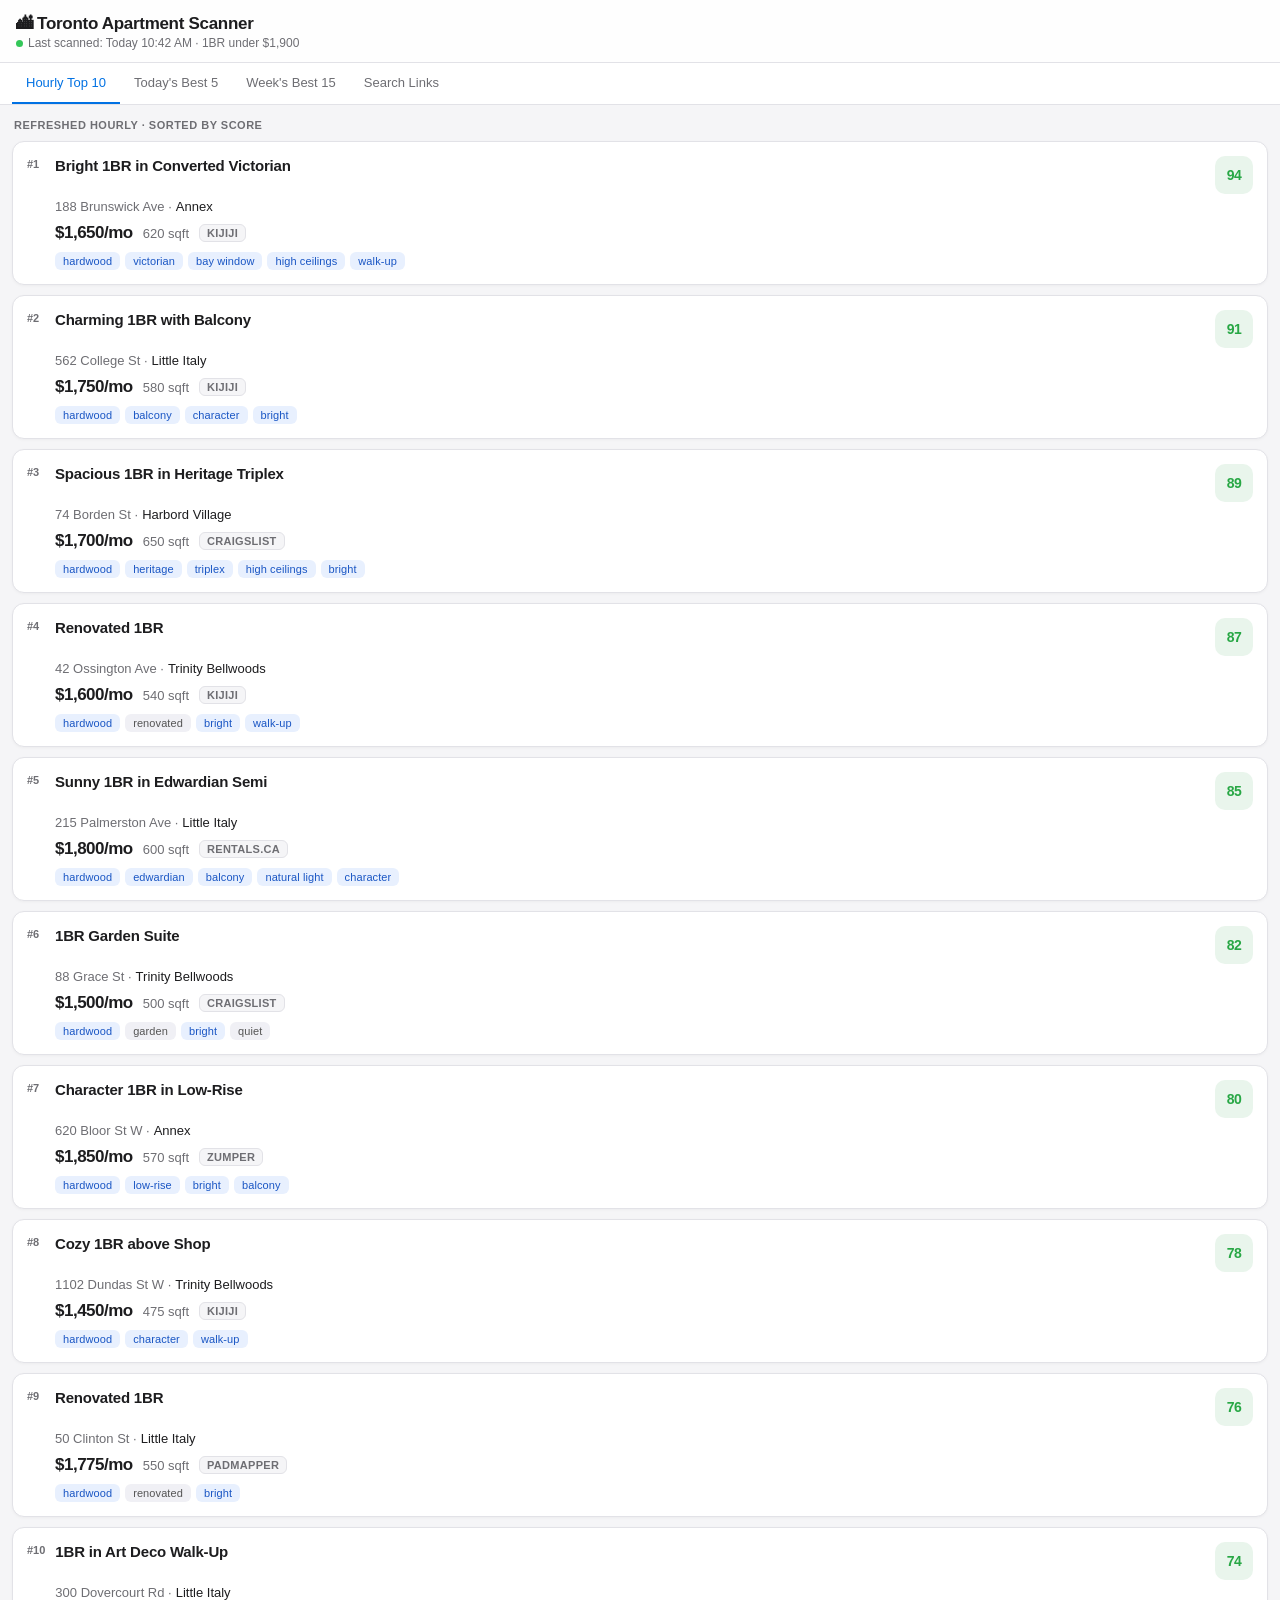
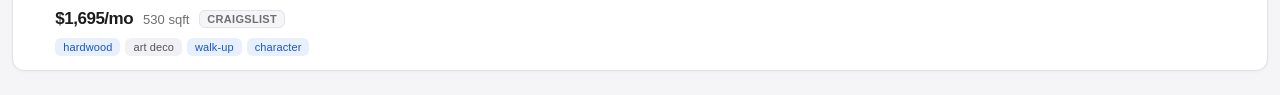
<file: toronto.html>
<!DOCTYPE html>
<html lang="en">
<head>
<meta charset="UTF-8">
<meta name="viewport" content="width=device-width, initial-scale=1.0">
<title>Toronto Apartment Scanner</title>
<style>
  * { box-sizing: border-box; margin: 0; padding: 0; }

  :root {
    --bg: #f5f5f7;
    --card: #fff;
    --border: #e2e2e7;
    --text: #1d1d1f;
    --sub: #6e6e73;
    --green: #28a745;
    --green-bg: #e9f5ec;
    --yellow: #d4820a;
    --yellow-bg: #fef3cd;
    --tag-bg: #e8f0fe;
    --tag: #1a56c4;
    --accent: #0071e3;
    --radius: 12px;
  }

  body {
    font-family: -apple-system, BlinkMacSystemFont, 'SF Pro Text', 'Segoe UI', sans-serif;
    background: var(--bg);
    color: var(--text);
    min-height: 100vh;
  }

  header {
    background: rgba(255,255,255,0.85);
    backdrop-filter: saturate(180%) blur(20px);
    -webkit-backdrop-filter: saturate(180%) blur(20px);
    border-bottom: 1px solid var(--border);
    padding: 14px 16px 12px;
    position: sticky;
    top: 0;
    z-index: 100;
  }

  header h1 {
    font-size: 17px;
    font-weight: 600;
    letter-spacing: -0.3px;
  }

  header p {
    font-size: 12px;
    color: var(--sub);
    margin-top: 2px;
  }

  .pulse {
    display: inline-block;
    width: 7px; height: 7px;
    background: #34c759;
    border-radius: 50%;
    margin-right: 5px;
    animation: pulse 2s infinite;
  }

  @keyframes pulse {
    0%, 100% { opacity: 1; }
    50% { opacity: 0.4; }
  }

  nav {
    display: flex;
    overflow-x: auto;
    scrollbar-width: none;
    padding: 0 12px;
    background: var(--card);
    border-bottom: 1px solid var(--border);
    gap: 0;
  }

  nav::-webkit-scrollbar { display: none; }

  nav button {
    flex-shrink: 0;
    background: none;
    border: none;
    padding: 12px 14px;
    font-size: 13px;
    font-weight: 500;
    color: var(--sub);
    cursor: pointer;
    border-bottom: 2px solid transparent;
    white-space: nowrap;
    font-family: inherit;
    transition: color 0.15s;
  }

  nav button.active {
    color: var(--accent);
    border-bottom-color: var(--accent);
  }

  .tab-content { display: none; padding: 14px 12px; }
  .tab-content.active { display: block; }

  .section-label {
    font-size: 11px;
    font-weight: 600;
    text-transform: uppercase;
    letter-spacing: 0.5px;
    color: var(--sub);
    margin-bottom: 10px;
    padding-left: 2px;
  }

  .card {
    background: var(--card);
    border-radius: var(--radius);
    padding: 14px;
    margin-bottom: 10px;
    border: 1px solid var(--border);
    box-shadow: 0 1px 3px rgba(0,0,0,0.04);
  }

  .card-header {
    display: flex;
    align-items: flex-start;
    justify-content: space-between;
    gap: 8px;
  }

  .card-title {
    font-size: 15px;
    font-weight: 600;
    letter-spacing: -0.2px;
    line-height: 1.3;
    flex: 1;
  }

  .score-badge {
    flex-shrink: 0;
    width: 38px; height: 38px;
    border-radius: 10px;
    display: flex;
    align-items: center;
    justify-content: center;
    font-size: 14px;
    font-weight: 700;
    letter-spacing: -0.5px;
  }

  .score-green { background: var(--green-bg); color: var(--green); }
  .score-yellow { background: var(--yellow-bg); color: var(--yellow); }

  .card-addr {
    font-size: 13px;
    color: var(--sub);
    margin-top: 5px;
    display: flex;
    align-items: center;
    gap: 4px;
  }

  .card-addr span { color: var(--text); font-weight: 500; }

  .card-meta {
    display: flex;
    align-items: center;
    gap: 10px;
    margin-top: 9px;
    flex-wrap: wrap;
  }

  .price {
    font-size: 17px;
    font-weight: 700;
    letter-spacing: -0.5px;
    color: var(--text);
  }

  .sqft {
    font-size: 13px;
    color: var(--sub);
  }

  .source-badge {
    font-size: 11px;
    font-weight: 600;
    padding: 2px 7px;
    background: var(--bg);
    border: 1px solid var(--border);
    border-radius: 6px;
    color: var(--sub);
    text-transform: uppercase;
    letter-spacing: 0.3px;
  }

  .tags {
    display: flex;
    flex-wrap: wrap;
    gap: 5px;
    margin-top: 9px;
  }

  .tag {
    font-size: 11px;
    font-weight: 500;
    padding: 3px 8px;
    border-radius: 6px;
    background: #f0f0f5;
    color: #555;
    letter-spacing: 0.1px;
  }

  .tag.match {
    background: var(--tag-bg);
    color: var(--tag);
  }

  .rank-num {
    font-size: 11px;
    font-weight: 700;
    color: var(--sub);
    min-width: 18px;
    padding-top: 2px;
  }

  .card-inner { flex: 1; }

  .card-row { display: flex; gap: 10px; }

  /* Search Links tab */
  .links-grid {
    display: grid;
    grid-template-columns: 1fr 1fr;
    gap: 8px;
  }

  .link-card {
    background: var(--card);
    border: 1px solid var(--border);
    border-radius: var(--radius);
    padding: 14px 12px;
    text-decoration: none;
    color: var(--text);
    display: flex;
    align-items: center;
    gap: 8px;
    box-shadow: 0 1px 3px rgba(0,0,0,0.04);
    transition: background 0.12s;
    -webkit-tap-highlight-color: transparent;
  }

  .link-card:active { background: #f0f0f5; }

  .link-icon {
    font-size: 20px;
    flex-shrink: 0;
  }

  .link-name {
    font-size: 13px;
    font-weight: 600;
    line-height: 1.2;
  }

  .link-desc {
    font-size: 11px;
    color: var(--sub);
    margin-top: 1px;
  }

  .link-arrow {
    margin-left: auto;
    color: var(--sub);
    font-size: 12px;
  }

  .search-note {
    font-size: 12px;
    color: var(--sub);
    background: var(--card);
    border: 1px solid var(--border);
    border-radius: var(--radius);
    padding: 10px 12px;
    margin-bottom: 12px;
    line-height: 1.5;
  }

  .search-note strong { color: var(--text); }
</style>
</head>
<body>

<header>
  <h1>🏙 Toronto Apartment Scanner</h1>
  <p><span class="pulse"></span>Last scanned: Today 10:42 AM · 1BR under $1,900</p>
</header>

<nav>
  <button class="active" onclick="showTab('hourly')">Hourly Top 10</button>
  <button onclick="showTab('today')">Today's Best 5</button>
  <button onclick="showTab('week')">Week's Best 15</button>
  <button onclick="showTab('links')">Search Links</button>
</nav>

<!-- HOURLY TOP 10 -->
<div class="tab-content active" id="tab-hourly">
  <p class="section-label">Refreshed hourly · Sorted by score</p>

  <!-- Card 1 -->
  <div class="card">
    <div class="card-row">
      <div class="rank-num">#1</div>
      <div class="card-inner">
        <div class="card-header">
          <div class="card-title">Bright 1BR in Converted Victorian</div>
          <div class="score-badge score-green">94</div>
        </div>
        <div class="card-addr">188 Brunswick Ave · <span>Annex</span></div>
        <div class="card-meta">
          <span class="price">$1,650/mo</span>
          <span class="sqft">620 sqft</span>
          <span class="source-badge">Kijiji</span>
        </div>
        <div class="tags">
          <span class="tag match">hardwood</span>
          <span class="tag match">victorian</span>
          <span class="tag match">bay window</span>
          <span class="tag match">high ceilings</span>
          <span class="tag match">walk-up</span>
        </div>
      </div>
    </div>
  </div>

  <!-- Card 2 -->
  <div class="card">
    <div class="card-row">
      <div class="rank-num">#2</div>
      <div class="card-inner">
        <div class="card-header">
          <div class="card-title">Charming 1BR with Balcony</div>
          <div class="score-badge score-green">91</div>
        </div>
        <div class="card-addr">562 College St · <span>Little Italy</span></div>
        <div class="card-meta">
          <span class="price">$1,750/mo</span>
          <span class="sqft">580 sqft</span>
          <span class="source-badge">Kijiji</span>
        </div>
        <div class="tags">
          <span class="tag match">hardwood</span>
          <span class="tag match">balcony</span>
          <span class="tag match">character</span>
          <span class="tag match">bright</span>
        </div>
      </div>
    </div>
  </div>

  <!-- Card 3 -->
  <div class="card">
    <div class="card-row">
      <div class="rank-num">#3</div>
      <div class="card-inner">
        <div class="card-header">
          <div class="card-title">Spacious 1BR in Heritage Triplex</div>
          <div class="score-badge score-green">89</div>
        </div>
        <div class="card-addr">74 Borden St · <span>Harbord Village</span></div>
        <div class="card-meta">
          <span class="price">$1,700/mo</span>
          <span class="sqft">650 sqft</span>
          <span class="source-badge">Craigslist</span>
        </div>
        <div class="tags">
          <span class="tag match">hardwood</span>
          <span class="tag match">heritage</span>
          <span class="tag match">triplex</span>
          <span class="tag match">high ceilings</span>
          <span class="tag match">bright</span>
        </div>
      </div>
    </div>
  </div>

  <!-- Card 4 -->
  <div class="card">
    <div class="card-row">
      <div class="rank-num">#4</div>
      <div class="card-inner">
        <div class="card-header">
          <div class="card-title">Renovated 1BR</div>
          <div class="score-badge score-green">87</div>
        </div>
        <div class="card-addr">42 Ossington Ave · <span>Trinity Bellwoods</span></div>
        <div class="card-meta">
          <span class="price">$1,600/mo</span>
          <span class="sqft">540 sqft</span>
          <span class="source-badge">Kijiji</span>
        </div>
        <div class="tags">
          <span class="tag match">hardwood</span>
          <span class="tag">renovated</span>
          <span class="tag match">bright</span>
          <span class="tag match">walk-up</span>
        </div>
      </div>
    </div>
  </div>

  <!-- Card 5 -->
  <div class="card">
    <div class="card-row">
      <div class="rank-num">#5</div>
      <div class="card-inner">
        <div class="card-header">
          <div class="card-title">Sunny 1BR in Edwardian Semi</div>
          <div class="score-badge score-green">85</div>
        </div>
        <div class="card-addr">215 Palmerston Ave · <span>Little Italy</span></div>
        <div class="card-meta">
          <span class="price">$1,800/mo</span>
          <span class="sqft">600 sqft</span>
          <span class="source-badge">Rentals.ca</span>
        </div>
        <div class="tags">
          <span class="tag match">hardwood</span>
          <span class="tag match">edwardian</span>
          <span class="tag match">balcony</span>
          <span class="tag match">natural light</span>
          <span class="tag match">character</span>
        </div>
      </div>
    </div>
  </div>

  <!-- Card 6 -->
  <div class="card">
    <div class="card-row">
      <div class="rank-num">#6</div>
      <div class="card-inner">
        <div class="card-header">
          <div class="card-title">1BR Garden Suite</div>
          <div class="score-badge score-green">82</div>
        </div>
        <div class="card-addr">88 Grace St · <span>Trinity Bellwoods</span></div>
        <div class="card-meta">
          <span class="price">$1,500/mo</span>
          <span class="sqft">500 sqft</span>
          <span class="source-badge">Craigslist</span>
        </div>
        <div class="tags">
          <span class="tag match">hardwood</span>
          <span class="tag">garden</span>
          <span class="tag match">bright</span>
          <span class="tag">quiet</span>
        </div>
      </div>
    </div>
  </div>

  <!-- Card 7 -->
  <div class="card">
    <div class="card-row">
      <div class="rank-num">#7</div>
      <div class="card-inner">
        <div class="card-header">
          <div class="card-title">Character 1BR in Low-Rise</div>
          <div class="score-badge score-green">80</div>
        </div>
        <div class="card-addr">620 Bloor St W · <span>Annex</span></div>
        <div class="card-meta">
          <span class="price">$1,850/mo</span>
          <span class="sqft">570 sqft</span>
          <span class="source-badge">Zumper</span>
        </div>
        <div class="tags">
          <span class="tag match">hardwood</span>
          <span class="tag match">low-rise</span>
          <span class="tag match">bright</span>
          <span class="tag match">balcony</span>
        </div>
      </div>
    </div>
  </div>

  <!-- Card 8 -->
  <div class="card">
    <div class="card-row">
      <div class="rank-num">#8</div>
      <div class="card-inner">
        <div class="card-header">
          <div class="card-title">Cozy 1BR above Shop</div>
          <div class="score-badge score-green">78</div>
        </div>
        <div class="card-addr">1102 Dundas St W · <span>Trinity Bellwoods</span></div>
        <div class="card-meta">
          <span class="price">$1,450/mo</span>
          <span class="sqft">475 sqft</span>
          <span class="source-badge">Kijiji</span>
        </div>
        <div class="tags">
          <span class="tag match">hardwood</span>
          <span class="tag match">character</span>
          <span class="tag match">walk-up</span>
        </div>
      </div>
    </div>
  </div>

  <!-- Card 9 -->
  <div class="card">
    <div class="card-row">
      <div class="rank-num">#9</div>
      <div class="card-inner">
        <div class="card-header">
          <div class="card-title">Renovated 1BR</div>
          <div class="score-badge score-green">76</div>
        </div>
        <div class="card-addr">50 Clinton St · <span>Little Italy</span></div>
        <div class="card-meta">
          <span class="price">$1,775/mo</span>
          <span class="sqft">550 sqft</span>
          <span class="source-badge">PadMapper</span>
        </div>
        <div class="tags">
          <span class="tag match">hardwood</span>
          <span class="tag">renovated</span>
          <span class="tag match">bright</span>
        </div>
      </div>
    </div>
  </div>

  <!-- Card 10 -->
  <div class="card">
    <div class="card-row">
      <div class="rank-num">#10</div>
      <div class="card-inner">
        <div class="card-header">
          <div class="card-title">1BR in Art Deco Walk-Up</div>
          <div class="score-badge score-green">74</div>
        </div>
        <div class="card-addr">300 Dovercourt Rd · <span>Little Italy</span></div>
        <div class="card-meta">
          <span class="price">$1,695/mo</span>
          <span class="sqft">530 sqft</span>
          <span class="source-badge">Craigslist</span>
        </div>
        <div class="tags">
          <span class="tag match">hardwood</span>
          <span class="tag">art deco</span>
          <span class="tag match">walk-up</span>
          <span class="tag match">character</span>
        </div>
      </div>
    </div>
  </div>
</div>

<!-- TODAY'S BEST 5 -->
<div class="tab-content" id="tab-today">
  <p class="section-label">Top 5 · Discovered today</p>

  <div class="card">
    <div class="card-row">
      <div class="rank-num">#1</div>
      <div class="card-inner">
        <div class="card-header">
          <div class="card-title">Bright 1BR in Converted Victorian</div>
          <div class="score-badge score-green">94</div>
        </div>
        <div class="card-addr">188 Brunswick Ave · <span>Annex</span></div>
        <div class="card-meta">
          <span class="price">$1,650/mo</span>
          <span class="sqft">620 sqft</span>
          <span class="source-badge">Kijiji</span>
        </div>
        <div class="tags">
          <span class="tag match">hardwood</span>
          <span class="tag match">victorian</span>
          <span class="tag match">bay window</span>
          <span class="tag match">high ceilings</span>
          <span class="tag match">walk-up</span>
        </div>
      </div>
    </div>
  </div>

  <div class="card">
    <div class="card-row">
      <div class="rank-num">#2</div>
      <div class="card-inner">
        <div class="card-header">
          <div class="card-title">Charming 1BR with Balcony</div>
          <div class="score-badge score-green">91</div>
        </div>
        <div class="card-addr">562 College St · <span>Little Italy</span></div>
        <div class="card-meta">
          <span class="price">$1,750/mo</span>
          <span class="sqft">580 sqft</span>
          <span class="source-badge">Kijiji</span>
        </div>
        <div class="tags">
          <span class="tag match">hardwood</span>
          <span class="tag match">balcony</span>
          <span class="tag match">character</span>
          <span class="tag match">bright</span>
        </div>
      </div>
    </div>
  </div>

  <div class="card">
    <div class="card-row">
      <div class="rank-num">#3</div>
      <div class="card-inner">
        <div class="card-header">
          <div class="card-title">Spacious 1BR in Heritage Triplex</div>
          <div class="score-badge score-green">89</div>
        </div>
        <div class="card-addr">74 Borden St · <span>Harbord Village</span></div>
        <div class="card-meta">
          <span class="price">$1,700/mo</span>
          <span class="sqft">650 sqft</span>
          <span class="source-badge">Craigslist</span>
        </div>
        <div class="tags">
          <span class="tag match">hardwood</span>
          <span class="tag match">heritage</span>
          <span class="tag match">triplex</span>
          <span class="tag match">high ceilings</span>
          <span class="tag match">bright</span>
        </div>
      </div>
    </div>
  </div>

  <div class="card">
    <div class="card-row">
      <div class="rank-num">#4</div>
      <div class="card-inner">
        <div class="card-header">
          <div class="card-title">Renovated 1BR</div>
          <div class="score-badge score-green">87</div>
        </div>
        <div class="card-addr">42 Ossington Ave · <span>Trinity Bellwoods</span></div>
        <div class="card-meta">
          <span class="price">$1,600/mo</span>
          <span class="sqft">540 sqft</span>
          <span class="source-badge">Kijiji</span>
        </div>
        <div class="tags">
          <span class="tag match">hardwood</span>
          <span class="tag">renovated</span>
          <span class="tag match">bright</span>
          <span class="tag match">walk-up</span>
        </div>
      </div>
    </div>
  </div>

  <div class="card">
    <div class="card-row">
      <div class="rank-num">#5</div>
      <div class="card-inner">
        <div class="card-header">
          <div class="card-title">Sunny 1BR in Edwardian Semi</div>
          <div class="score-badge score-green">85</div>
        </div>
        <div class="card-addr">215 Palmerston Ave · <span>Little Italy</span></div>
        <div class="card-meta">
          <span class="price">$1,800/mo</span>
          <span class="sqft">600 sqft</span>
          <span class="source-badge">Rentals.ca</span>
        </div>
        <div class="tags">
          <span class="tag match">hardwood</span>
          <span class="tag match">edwardian</span>
          <span class="tag match">balcony</span>
          <span class="tag match">natural light</span>
          <span class="tag match">character</span>
        </div>
      </div>
    </div>
  </div>
</div>

<!-- WEEK'S BEST 15 -->
<div class="tab-content" id="tab-week">
  <p class="section-label">Top 15 · Past 7 days</p>

  <!-- Repeat all 10 from hourly + 5 more synthetic ones -->
  <div class="card">
    <div class="card-row"><div class="rank-num">#1</div><div class="card-inner">
      <div class="card-header"><div class="card-title">Bright 1BR in Converted Victorian</div><div class="score-badge score-green">94</div></div>
      <div class="card-addr">188 Brunswick Ave · <span>Annex</span></div>
      <div class="card-meta"><span class="price">$1,650/mo</span><span class="sqft">620 sqft</span><span class="source-badge">Kijiji</span></div>
      <div class="tags"><span class="tag match">hardwood</span><span class="tag match">victorian</span><span class="tag match">bay window</span><span class="tag match">high ceilings</span><span class="tag match">walk-up</span></div>
    </div></div>
  </div>

  <div class="card">
    <div class="card-row"><div class="rank-num">#2</div><div class="card-inner">
      <div class="card-header"><div class="card-title">Charming 1BR with Balcony</div><div class="score-badge score-green">91</div></div>
      <div class="card-addr">562 College St · <span>Little Italy</span></div>
      <div class="card-meta"><span class="price">$1,750/mo</span><span class="sqft">580 sqft</span><span class="source-badge">Kijiji</span></div>
      <div class="tags"><span class="tag match">hardwood</span><span class="tag match">balcony</span><span class="tag match">character</span><span class="tag match">bright</span></div>
    </div></div>
  </div>

  <div class="card">
    <div class="card-row"><div class="rank-num">#3</div><div class="card-inner">
      <div class="card-header"><div class="card-title">Spacious 1BR in Heritage Triplex</div><div class="score-badge score-green">89</div></div>
      <div class="card-addr">74 Borden St · <span>Harbord Village</span></div>
      <div class="card-meta"><span class="price">$1,700/mo</span><span class="sqft">650 sqft</span><span class="source-badge">Craigslist</span></div>
      <div class="tags"><span class="tag match">hardwood</span><span class="tag match">heritage</span><span class="tag match">triplex</span><span class="tag match">high ceilings</span><span class="tag match">bright</span></div>
    </div></div>
  </div>

  <div class="card">
    <div class="card-row"><div class="rank-num">#4</div><div class="card-inner">
      <div class="card-header"><div class="card-title">Renovated 1BR</div><div class="score-badge score-green">87</div></div>
      <div class="card-addr">42 Ossington Ave · <span>Trinity Bellwoods</span></div>
      <div class="card-meta"><span class="price">$1,600/mo</span><span class="sqft">540 sqft</span><span class="source-badge">Kijiji</span></div>
      <div class="tags"><span class="tag match">hardwood</span><span class="tag">renovated</span><span class="tag match">bright</span><span class="tag match">walk-up</span></div>
    </div></div>
  </div>

  <div class="card">
    <div class="card-row"><div class="rank-num">#5</div><div class="card-inner">
      <div class="card-header"><div class="card-title">Sunny 1BR in Edwardian Semi</div><div class="score-badge score-green">85</div></div>
      <div class="card-addr">215 Palmerston Ave · <span>Little Italy</span></div>
      <div class="card-meta"><span class="price">$1,800/mo</span><span class="sqft">600 sqft</span><span class="source-badge">Rentals.ca</span></div>
      <div class="tags"><span class="tag match">hardwood</span><span class="tag match">edwardian</span><span class="tag match">balcony</span><span class="tag match">natural light</span><span class="tag match">character</span></div>
    </div></div>
  </div>

  <div class="card">
    <div class="card-row"><div class="rank-num">#6</div><div class="card-inner">
      <div class="card-header"><div class="card-title">1BR Garden Suite</div><div class="score-badge score-green">82</div></div>
      <div class="card-addr">88 Grace St · <span>Trinity Bellwoods</span></div>
      <div class="card-meta"><span class="price">$1,500/mo</span><span class="sqft">500 sqft</span><span class="source-badge">Craigslist</span></div>
      <div class="tags"><span class="tag match">hardwood</span><span class="tag">garden</span><span class="tag match">bright</span><span class="tag">quiet</span></div>
    </div></div>
  </div>

  <div class="card">
    <div class="card-row"><div class="rank-num">#7</div><div class="card-inner">
      <div class="card-header"><div class="card-title">Character 1BR in Low-Rise</div><div class="score-badge score-green">80</div></div>
      <div class="card-addr">620 Bloor St W · <span>Annex</span></div>
      <div class="card-meta"><span class="price">$1,850/mo</span><span class="sqft">570 sqft</span><span class="source-badge">Zumper</span></div>
      <div class="tags"><span class="tag match">hardwood</span><span class="tag match">low-rise</span><span class="tag match">bright</span><span class="tag match">balcony</span></div>
    </div></div>
  </div>

  <div class="card">
    <div class="card-row"><div class="rank-num">#8</div><div class="card-inner">
      <div class="card-header"><div class="card-title">Cozy 1BR above Shop</div><div class="score-badge score-green">78</div></div>
      <div class="card-addr">1102 Dundas St W · <span>Trinity Bellwoods</span></div>
      <div class="card-meta"><span class="price">$1,450/mo</span><span class="sqft">475 sqft</span><span class="source-badge">Kijiji</span></div>
      <div class="tags"><span class="tag match">hardwood</span><span class="tag match">character</span><span class="tag match">walk-up</span></div>
    </div></div>
  </div>

  <div class="card">
    <div class="card-row"><div class="rank-num">#9</div><div class="card-inner">
      <div class="card-header"><div class="card-title">Renovated 1BR</div><div class="score-badge score-green">76</div></div>
      <div class="card-addr">50 Clinton St · <span>Little Italy</span></div>
      <div class="card-meta"><span class="price">$1,775/mo</span><span class="sqft">550 sqft</span><span class="source-badge">PadMapper</span></div>
      <div class="tags"><span class="tag match">hardwood</span><span class="tag">renovated</span><span class="tag match">bright</span></div>
    </div></div>
  </div>

  <div class="card">
    <div class="card-row"><div class="rank-num">#10</div><div class="card-inner">
      <div class="card-header"><div class="card-title">1BR in Art Deco Walk-Up</div><div class="score-badge score-green">74</div></div>
      <div class="card-addr">300 Dovercourt Rd · <span>Little Italy</span></div>
      <div class="card-meta"><span class="price">$1,695/mo</span><span class="sqft">530 sqft</span><span class="source-badge">Craigslist</span></div>
      <div class="tags"><span class="tag match">hardwood</span><span class="tag">art deco</span><span class="tag match">walk-up</span><span class="tag match">character</span></div>
    </div></div>
  </div>

  <!-- 5 more for weekly view -->
  <div class="card">
    <div class="card-row"><div class="rank-num">#11</div><div class="card-inner">
      <div class="card-header"><div class="card-title">1BR in Victorian Rowhouse</div><div class="score-badge score-green">72</div></div>
      <div class="card-addr">149 Euclid Ave · <span>Trinity Bellwoods</span></div>
      <div class="card-meta"><span class="price">$1,725/mo</span><span class="sqft">560 sqft</span><span class="source-badge">Kijiji</span></div>
      <div class="tags"><span class="tag match">hardwood</span><span class="tag match">victorian</span><span class="tag match">character</span><span class="tag match">bright</span></div>
    </div></div>
  </div>

  <div class="card">
    <div class="card-row"><div class="rank-num">#12</div><div class="card-inner">
      <div class="card-header"><div class="card-title">Bright 1BR, Top Floor</div><div class="score-badge score-yellow">69</div></div>
      <div class="card-addr">885 College St · <span>Dufferin Grove</span></div>
      <div class="card-meta"><span class="price">$1,550/mo</span><span class="sqft">510 sqft</span><span class="source-badge">Zumper</span></div>
      <div class="tags"><span class="tag match">hardwood</span><span class="tag match">bright</span><span class="tag">top floor</span></div>
    </div></div>
  </div>

  <div class="card">
    <div class="card-row"><div class="rank-num">#13</div><div class="card-inner">
      <div class="card-header"><div class="card-title">1BR in Converted Duplex</div><div class="score-badge score-yellow">66</div></div>
      <div class="card-addr">345 Manning Ave · <span>Palmerston</span></div>
      <div class="card-meta"><span class="price">$1,625/mo</span><span class="sqft">490 sqft</span><span class="source-badge">PadMapper</span></div>
      <div class="tags"><span class="tag match">hardwood</span><span class="tag match">duplex</span><span class="tag match">character</span></div>
    </div></div>
  </div>

  <div class="card">
    <div class="card-row"><div class="rank-num">#14</div><div class="card-inner">
      <div class="card-header"><div class="card-title">1BR, Crown Moulding + Bay Windows</div><div class="score-badge score-yellow">63</div></div>
      <div class="card-addr">710 Spadina Ave · <span>Harbord Village</span></div>
      <div class="card-meta"><span class="price">$1,875/mo</span><span class="sqft">580 sqft</span><span class="source-badge">Rentals.ca</span></div>
      <div class="tags"><span class="tag match">hardwood</span><span class="tag match">crown mould</span><span class="tag match">bay window</span><span class="tag match">character</span></div>
    </div></div>
  </div>

  <div class="card">
    <div class="card-row"><div class="rank-num">#15</div><div class="card-inner">
      <div class="card-header"><div class="card-title">Quiet 1BR, Walk-Up</div><div class="score-badge score-yellow">60</div></div>
      <div class="card-addr">190 Robert St · <span>Harbord Village</span></div>
      <div class="card-meta"><span class="price">$1,575/mo</span><span class="sqft">520 sqft</span><span class="source-badge">Craigslist</span></div>
      <div class="tags"><span class="tag match">hardwood</span><span class="tag match">walk-up</span><span class="tag">quiet</span></div>
    </div></div>
  </div>
</div>

<!-- SEARCH LINKS -->
<div class="tab-content" id="tab-links">
  <p class="search-note"><strong>Pre-filtered links</strong> for Toronto 1BR under $1,900. Tap to search directly — new listings appear here daily.</p>

  <div class="links-grid">

    <a class="link-card" href="https://www.kijiji.ca/b-apartments-condos/city-of-toronto/1-bedroom/k0c37l1700273a54?ad=offering&price=0__1900" target="_blank" rel="noopener">
      <span class="link-icon">🏠</span>
      <div><div class="link-name">Kijiji</div><div class="link-desc">1BR · under $1,900</div></div>
      <span class="link-arrow">›</span>
    </a>

    <a class="link-card" href="https://toronto.craigslist.org/search/apa?max_price=1900&min_bedrooms=1&max_bedrooms=1" target="_blank" rel="noopener">
      <span class="link-icon">📋</span>
      <div><div class="link-name">Craigslist</div><div class="link-desc">1BR · under $1,900</div></div>
      <span class="link-arrow">›</span>
    </a>

    <a class="link-card" href="https://zumper.com/apartments-for-rent/toronto-on?beds=1&max_price=1900" target="_blank" rel="noopener">
      <span class="link-icon">🔍</span>
      <div><div class="link-name">Zumper</div><div class="link-desc">1BR · under $1,900</div></div>
      <span class="link-arrow">›</span>
    </a>

    <a class="link-card" href="https://rentals.ca/toronto?beds=1&price_max=1900" target="_blank" rel="noopener">
      <span class="link-icon">🏢</span>
      <div><div class="link-name">Rentals.ca</div><div class="link-desc">1BR · under $1,900</div></div>
      <span class="link-arrow">›</span>
    </a>

    <a class="link-card" href="https://www.padmapper.com/apartments/toronto-on?min-bedrooms=1&max-bedrooms=1&max-price=1900" target="_blank" rel="noopener">
      <span class="link-icon">🗺</span>
      <div><div class="link-name">PadMapper</div><div class="link-desc">1BR · under $1,900</div></div>
      <span class="link-arrow">›</span>
    </a>

    <a class="link-card" href="https://www.facebook.com/marketplace/toronto/propertyrentals/?propertyType=apartment&bedrooms=ONE_BEDROOM&maxPrice=1900" target="_blank" rel="noopener">
      <span class="link-icon">📘</span>
      <div><div class="link-name">FB Marketplace</div><div class="link-desc">1BR · under $1,900</div></div>
      <span class="link-arrow">›</span>
    </a>

    <a class="link-card" href="https://www.realtor.ca/map#ZoomLevel=13&Center=43.661490,-79.388840&LatitudeMax=43.73&LatitudeMin=43.59&LongitudeMax=-79.30&LongitudeMin=-79.47&PGeoIds=g30_dpz882g0&GeoName=Toronto%2C%20ON&PropertyTypeGroupID=1&BedRange=1-1&RentMax=1900&TransactionTypeId=3&SortOrder=A&SortBy=1&currency=CAD&HiddenListingCount=0&OpenHouses=0" target="_blank" rel="noopener">
      <span class="link-icon">🔑</span>
      <div><div class="link-name">Realtor.ca</div><div class="link-desc">1BR · under $1,900</div></div>
      <span class="link-arrow">›</span>
    </a>

    <a class="link-card" href="https://liv.rent/rental-listings/canada/ontario/toronto?bedrooms=1&max_price=1900" target="_blank" rel="noopener">
      <span class="link-icon">🌿</span>
      <div><div class="link-name">liv.rent</div><div class="link-desc">1BR · under $1,900</div></div>
      <span class="link-arrow">›</span>
    </a>

    <a class="link-card" href="https://www.viewit.ca/viewit/ListingSearch.aspx?CityID=53&MinBed=1&MaxBed=1&MaxRent=1900" target="_blank" rel="noopener">
      <span class="link-icon">👁</span>
      <div><div class="link-name">ViewIt.ca</div><div class="link-desc">1BR · under $1,900</div></div>
      <span class="link-arrow">›</span>
    </a>

    <a class="link-card" href="https://www.condos.ca/toronto/condos-for-rent?beds=1&maxPrice=1900" target="_blank" rel="noopener">
      <span class="link-icon">🏙</span>
      <div><div class="link-name">Condos.ca</div><div class="link-desc">1BR · under $1,900</div></div>
      <span class="link-arrow">›</span>
    </a>

    <a class="link-card" href="https://housesigma.com/on/toronto-homes-for-rent/?bedroom=1&max_price=1900" target="_blank" rel="noopener">
      <span class="link-icon">📊</span>
      <div><div class="link-name">HouseSigma</div><div class="link-desc">1BR · under $1,900</div></div>
      <span class="link-arrow">›</span>
    </a>

    <a class="link-card" href="https://www.torontorentals.com/toronto?beds=1&price_to=1900" target="_blank" rel="noopener">
      <span class="link-icon">🏡</span>
      <div><div class="link-name">TorontoRentals</div><div class="link-desc">1BR · under $1,900</div></div>
      <span class="link-arrow">›</span>
    </a>

    <a class="link-card" href="https://www.blogto.com/classified/real-estate/toronto/?type=rentals&bedrooms=1" target="_blank" rel="noopener">
      <span class="link-icon">📰</span>
      <div><div class="link-name">BlogTO</div><div class="link-desc">Classifieds · 1BR</div></div>
      <span class="link-arrow">›</span>
    </a>

  </div>
</div>

<script>
function showTab(name) {
  document.querySelectorAll('.tab-content').forEach(el => el.classList.remove('active'));
  document.querySelectorAll('nav button').forEach(el => el.classList.remove('active'));
  document.getElementById('tab-' + name).classList.add('active');
  event.target.classList.add('active');
}
</script>
</body>
</html>
</file>
<file: style.css>
* {
    margin: 0;
    padding: 0;
    box-sizing: border-box;
}

:root {
    --text: #1a1a1a;
    --text-secondary: #555;
    --text-tertiary: #888;
    --bg: #fafaf8;
    --bg-card: #fff;
    --border: #e0e0dc;
    --accent: #2a2a2a;
    --link: #1a1a1a;
    --link-hover: #666;
    --max-width: 860px;
    --space-xs: 0.5rem;
    --space-sm: 1rem;
    --space-md: 2rem;
    --space-lg: 4rem;
    --space-xl: 6rem;
}

html {
    scroll-behavior: smooth;
}

body {
    font-family: 'Georgia', 'Times New Roman', serif;
    font-size: 17px;
    line-height: 1.65;
    color: var(--text);
    background: var(--bg);
    -webkit-font-smoothing: antialiased;
}

a {
    color: var(--link);
    text-decoration-thickness: 1px;
    text-underline-offset: 3px;
    transition: color 0.2s;
}

a:hover {
    color: var(--link-hover);
}

/* ─── Navigation ─── */

nav {
    position: fixed;
    top: 0;
    left: 0;
    right: 0;
    z-index: 100;
    display: flex;
    justify-content: space-between;
    align-items: center;
    padding: var(--space-sm) var(--space-md);
    background: rgba(250, 250, 248, 0.9);
    backdrop-filter: blur(10px);
    border-bottom: 1px solid var(--border);
    font-family: -apple-system, 'Helvetica Neue', Helvetica, Arial, sans-serif;
    font-size: 14px;
}

.nav-name {
    font-weight: 600;
    text-decoration: none;
    letter-spacing: 0.02em;
    margin-right: var(--space-md);
}

.nav-links {
    display: flex;
    gap: var(--space-md);
}

.nav-links a {
    text-decoration: none;
    color: var(--text-secondary);
}

.nav-links a:hover {
    color: var(--text);
}

.design-switch {
    color: var(--text-tertiary) !important;
    border-left: 1px solid var(--border);
    padding-left: var(--space-md);
    margin-left: 0;
}

/* ─── Header / About ─── */

header {
    padding: calc(var(--space-xl) + 60px) var(--space-md) var(--space-xl);
    max-width: var(--max-width);
    margin: 0 auto;
}

.welcome {
    font-family: -apple-system, 'Helvetica Neue', Helvetica, Arial, sans-serif;
    font-size: 14px;
    color: var(--text-tertiary);
    margin-bottom: var(--space-sm);
    letter-spacing: 0.01em;
}

header h1 {
    font-size: 3rem;
    font-weight: 400;
    letter-spacing: -0.02em;
    margin-bottom: var(--space-xs);
}

.subtitle {
    font-family: -apple-system, 'Helvetica Neue', Helvetica, Arial, sans-serif;
    font-size: 14px;
    text-transform: lowercase;
    letter-spacing: 0.08em;
    color: var(--text-tertiary);
    margin-bottom: var(--space-md);
}

.bio {
    max-width: 640px;
    color: var(--text-secondary);
    font-size: 17px;
    line-height: 1.7;
}

.bio p + p {
    margin-top: var(--space-sm);
}

.bio .callout {
    margin-top: var(--space-md);
    font-family: -apple-system, 'Helvetica Neue', Helvetica, Arial, sans-serif;
    font-size: 14px;
    color: var(--text-tertiary);
    letter-spacing: 0.01em;
}

.areas {
    color: var(--text-secondary);
    font-size: 16px;
    line-height: 1.7;
    max-width: 640px;
}

/* ─── Sections ─── */

section, footer {
    padding: var(--space-xl) var(--space-md);
    max-width: var(--max-width);
    margin: 0 auto;
}

section {
    border-top: 1px solid var(--border);
}

h2 {
    font-size: 1.6rem;
    font-weight: 400;
    margin-bottom: var(--space-lg);
    letter-spacing: -0.01em;
}

.section-intro {
    color: var(--text-secondary);
    margin-top: calc(var(--space-lg) * -0.6);
    margin-bottom: var(--space-lg);
    font-size: 16px;
}

/* ─── CV / Academic Entries ─── */

.subsection {
    margin-bottom: var(--space-lg);
}

.subsection h3 {
    font-family: -apple-system, 'Helvetica Neue', Helvetica, Arial, sans-serif;
    font-size: 12px;
    font-weight: 600;
    text-transform: uppercase;
    letter-spacing: 0.1em;
    color: var(--text-tertiary);
    margin-bottom: var(--space-sm);
    padding-bottom: var(--space-xs);
    border-bottom: 1px solid var(--border);
}

.cv-entry {
    display: flex;
    gap: var(--space-md);
    padding: var(--space-sm) 0;
}

.cv-year {
    font-family: -apple-system, 'Helvetica Neue', Helvetica, Arial, sans-serif;
    font-size: 14px;
    color: var(--text-tertiary);
    min-width: 70px;
    padding-top: 2px;
}

.cv-detail {
    display: flex;
    flex-direction: column;
    gap: 2px;
}

.cv-detail strong {
    font-weight: 600;
    font-size: 16px;
}

.cv-detail span {
    font-size: 15px;
    color: var(--text-secondary);
}

.paper-link {
    font-family: -apple-system, 'Helvetica Neue', Helvetica, Arial, sans-serif;
    font-size: 12px;
    text-transform: uppercase;
    letter-spacing: 0.06em;
    margin-top: 4px;
    display: inline-block;
}

/* ─── Art / Project Grid ─── */

.project-grid {
    display: grid;
    grid-template-columns: repeat(2, 1fr);
    gap: var(--space-md);
}

.project-card {
    text-decoration: none;
    color: var(--text);
    transition: transform 0.2s ease;
}

.project-card:hover {
    transform: translateY(-3px);
}

.project-card:hover .project-thumb {
    box-shadow: 0 8px 30px rgba(0, 0, 0, 0.08);
}

.project-thumb {
    width: 100%;
    aspect-ratio: 4 / 3;
    border-radius: 4px;
    margin-bottom: var(--space-sm);
    transition: box-shadow 0.2s ease;
}

.project-info {
    display: flex;
    flex-direction: column;
    gap: 4px;
}

.project-info strong {
    font-size: 16px;
    font-weight: 600;
}

.project-info span {
    font-size: 14px;
    color: var(--text-secondary);
    line-height: 1.5;
    font-family: -apple-system, 'Helvetica Neue', Helvetica, Arial, sans-serif;
}

/* ─── Writing Entries ─── */

.writing-entry {
    display: flex;
    gap: var(--space-md);
    padding: var(--space-sm) 0;
}

.writing-date {
    font-family: -apple-system, 'Helvetica Neue', Helvetica, Arial, sans-serif;
    font-size: 14px;
    color: var(--text-tertiary);
    min-width: 70px;
    padding-top: 2px;
}

.writing-detail {
    display: flex;
    flex-direction: column;
    gap: 2px;
}

.writing-detail a {
    text-decoration: none;
}

.writing-detail a:hover strong {
    text-decoration: underline;
    text-underline-offset: 3px;
}

.writing-detail strong {
    font-size: 16px;
    font-weight: 600;
}

.writing-detail span {
    font-size: 15px;
    color: var(--text-secondary);
}

/* ─── Footer / Contact ─── */

footer {
    border-top: 1px solid var(--border);
    padding-bottom: var(--space-xl);
}

footer h2 {
    margin-bottom: var(--space-sm);
}

footer p {
    margin-bottom: var(--space-sm);
}

footer a {
    font-size: 17px;
}

.footer-links {
    display: flex;
    gap: var(--space-md);
    font-family: -apple-system, 'Helvetica Neue', Helvetica, Arial, sans-serif;
    font-size: 14px;
}

.footer-links a {
    color: var(--text-secondary);
    text-decoration: none;
}

.footer-links a:hover {
    color: var(--text);
}

.bunny {
    margin-top: var(--space-md);
    font-family: ui-monospace, 'SF Mono', Menlo, Consolas, monospace;
    font-size: 11px;
    line-height: 1.15;
    color: var(--text-tertiary);
    white-space: pre;
    overflow-x: auto;
}

/* ─── Responsive ─── */

@media (max-width: 680px) {
    body {
        font-size: 16px;
    }

    nav {
        padding: var(--space-sm);
    }

    .nav-links {
        gap: var(--space-sm);
    }

    header {
        padding-top: calc(var(--space-lg) + 60px);
    }

    header h1 {
        font-size: 2.2rem;
    }

    .bio {
        font-size: 16px;
    }

    section, footer {
        padding: var(--space-lg) var(--space-sm);
    }

    .project-grid {
        grid-template-columns: 1fr;
    }

    .cv-entry, .writing-entry {
        flex-direction: column;
        gap: 2px;
    }

    .cv-year, .writing-date {
        min-width: unset;
    }
}
</file>
